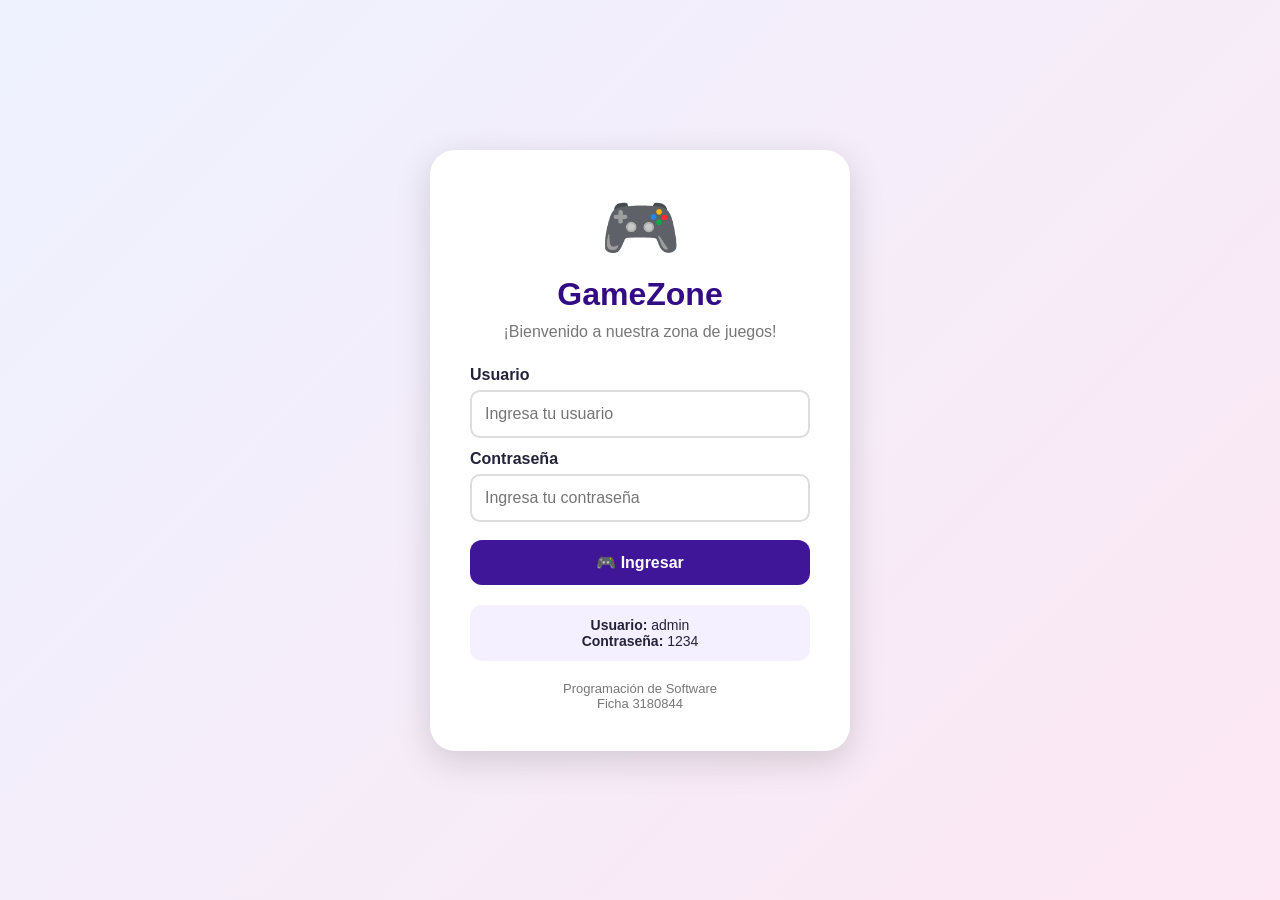
<file: index.html>
<!DOCTYPE html>
<html lang="es">
<head>
    <meta charset="UTF-8">
    <meta name="viewport" content="width=device-width, initial-scale=1.0">
    <title>GameZone - Login</title>
    <link rel="stylesheet" href="style.css">
</head>

<body class="login-body">

    <div class="login-container">

        <div class="login-icon">🎮</div>

        <h1>GameZone</h1>

        <p class="login-subtitle">
            ¡Bienvenido a nuestra zona de juegos!
        </p>

        <form id="loginForm">

            <label for="usuario">Usuario</label>

            <input 
                type="text" 
                id="usuario" 
                placeholder="Ingresa tu usuario"
                required
            >

            <label for="password">Contraseña</label>

            <input 
                type="password" 
                id="password" 
                placeholder="Ingresa tu contraseña"
                required
            >

            <button type="submit" class="btn-principal">
                🎮 Ingresar
            </button>

            <p id="mensajeError" class="error"></p>

        </form>

        <div class="datos-login">
            <p><strong>Usuario:</strong> admin</p>
            <p><strong>Contraseña:</strong> 1234</p>
        </div>

        <p class="sena-text">
            Programación de Software<br>
            Ficha 3180844
        </p>

    </div>

    <script>
        document.getElementById("loginForm").addEventListener("submit", function(event) {

            event.preventDefault();

            let usuario = document.getElementById("usuario").value.trim();
            let password = document.getElementById("password").value;
            let mensaje = document.getElementById("mensajeError");

            if (usuario === "admin" && password === "1234") {

                // Obtener el número actual de personas
                let visitas = localStorage.getItem("visitas");

                if (visitas === null) {
                    visitas = 0;
                }

                // Aumentar una persona
                visitas++;

                // Guardar el nuevo número
                localStorage.setItem("visitas", visitas);

                // Entrar al dashboard
                window.location.href = "dashboard.html";

            } else {

                mensaje.textContent = "❌ Usuario o contraseña incorrectos.";

            }

        });
    </script>

</body>
</html>
</file>
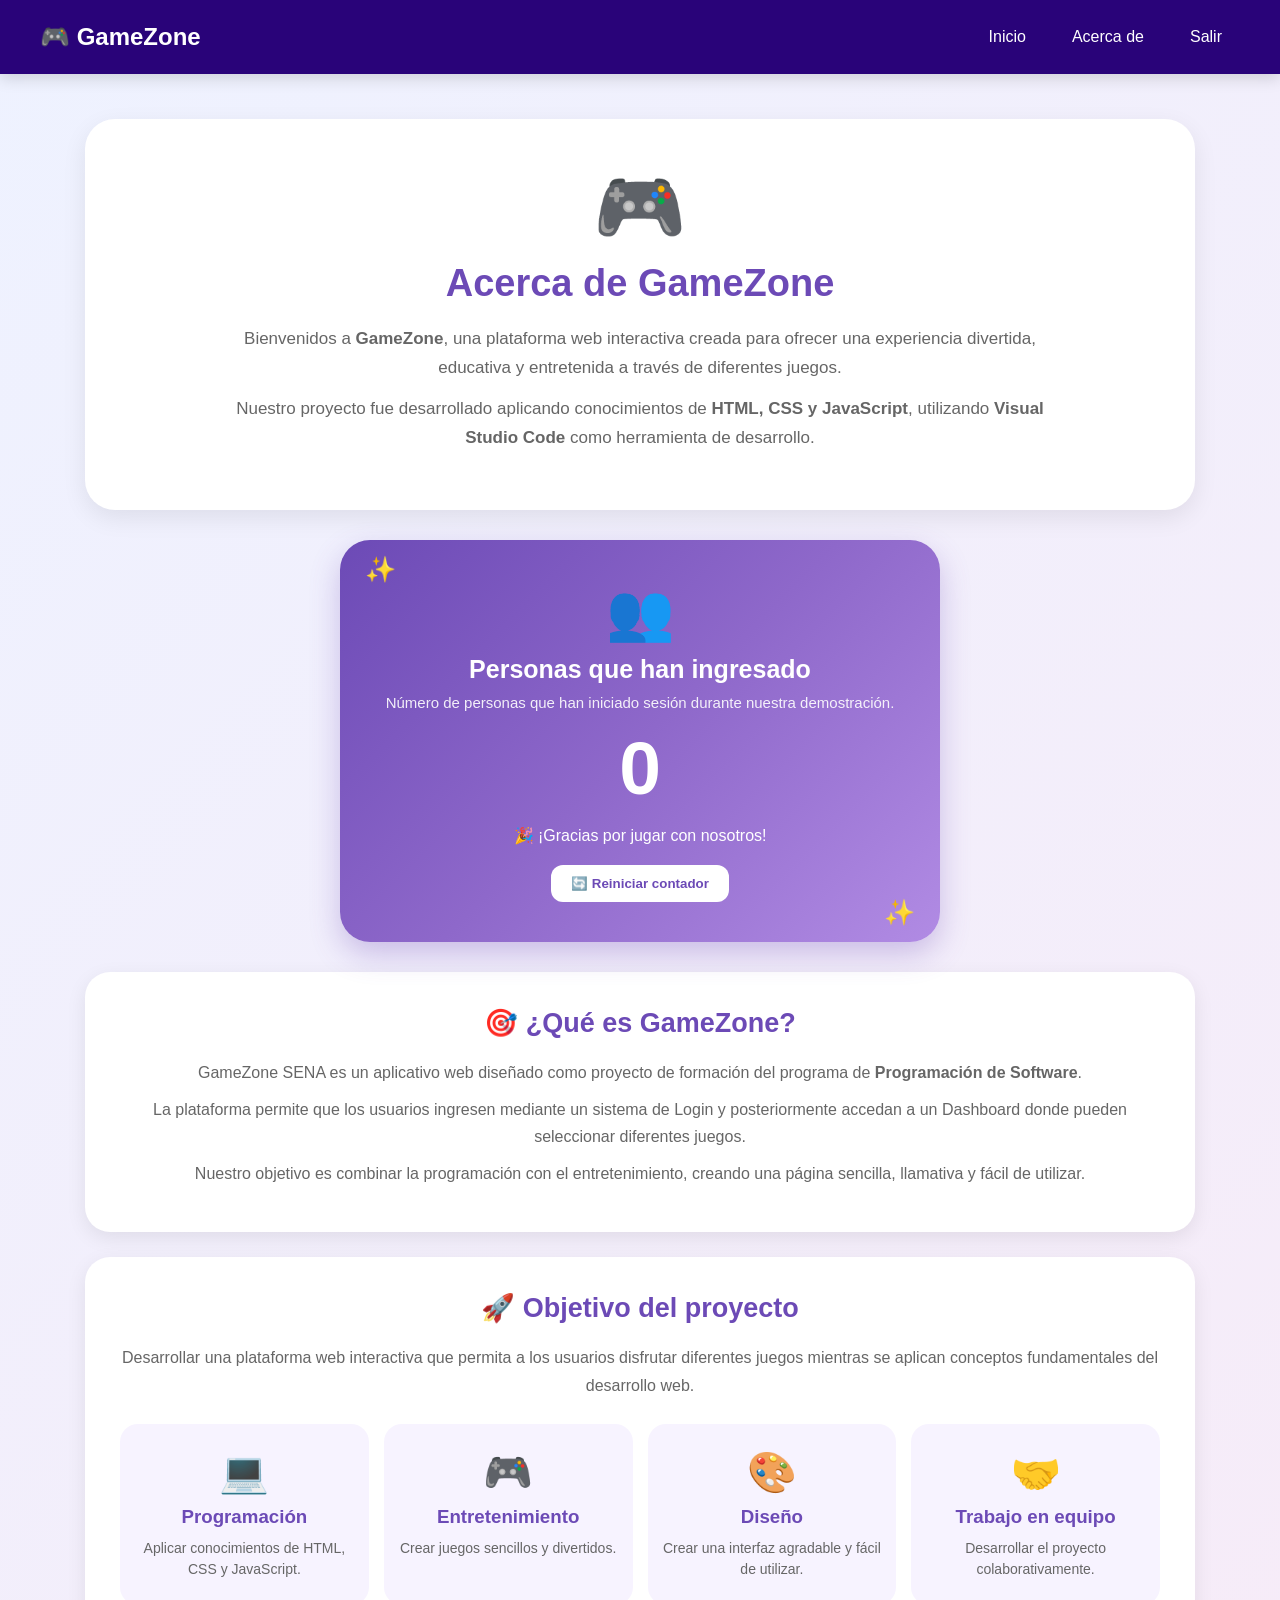
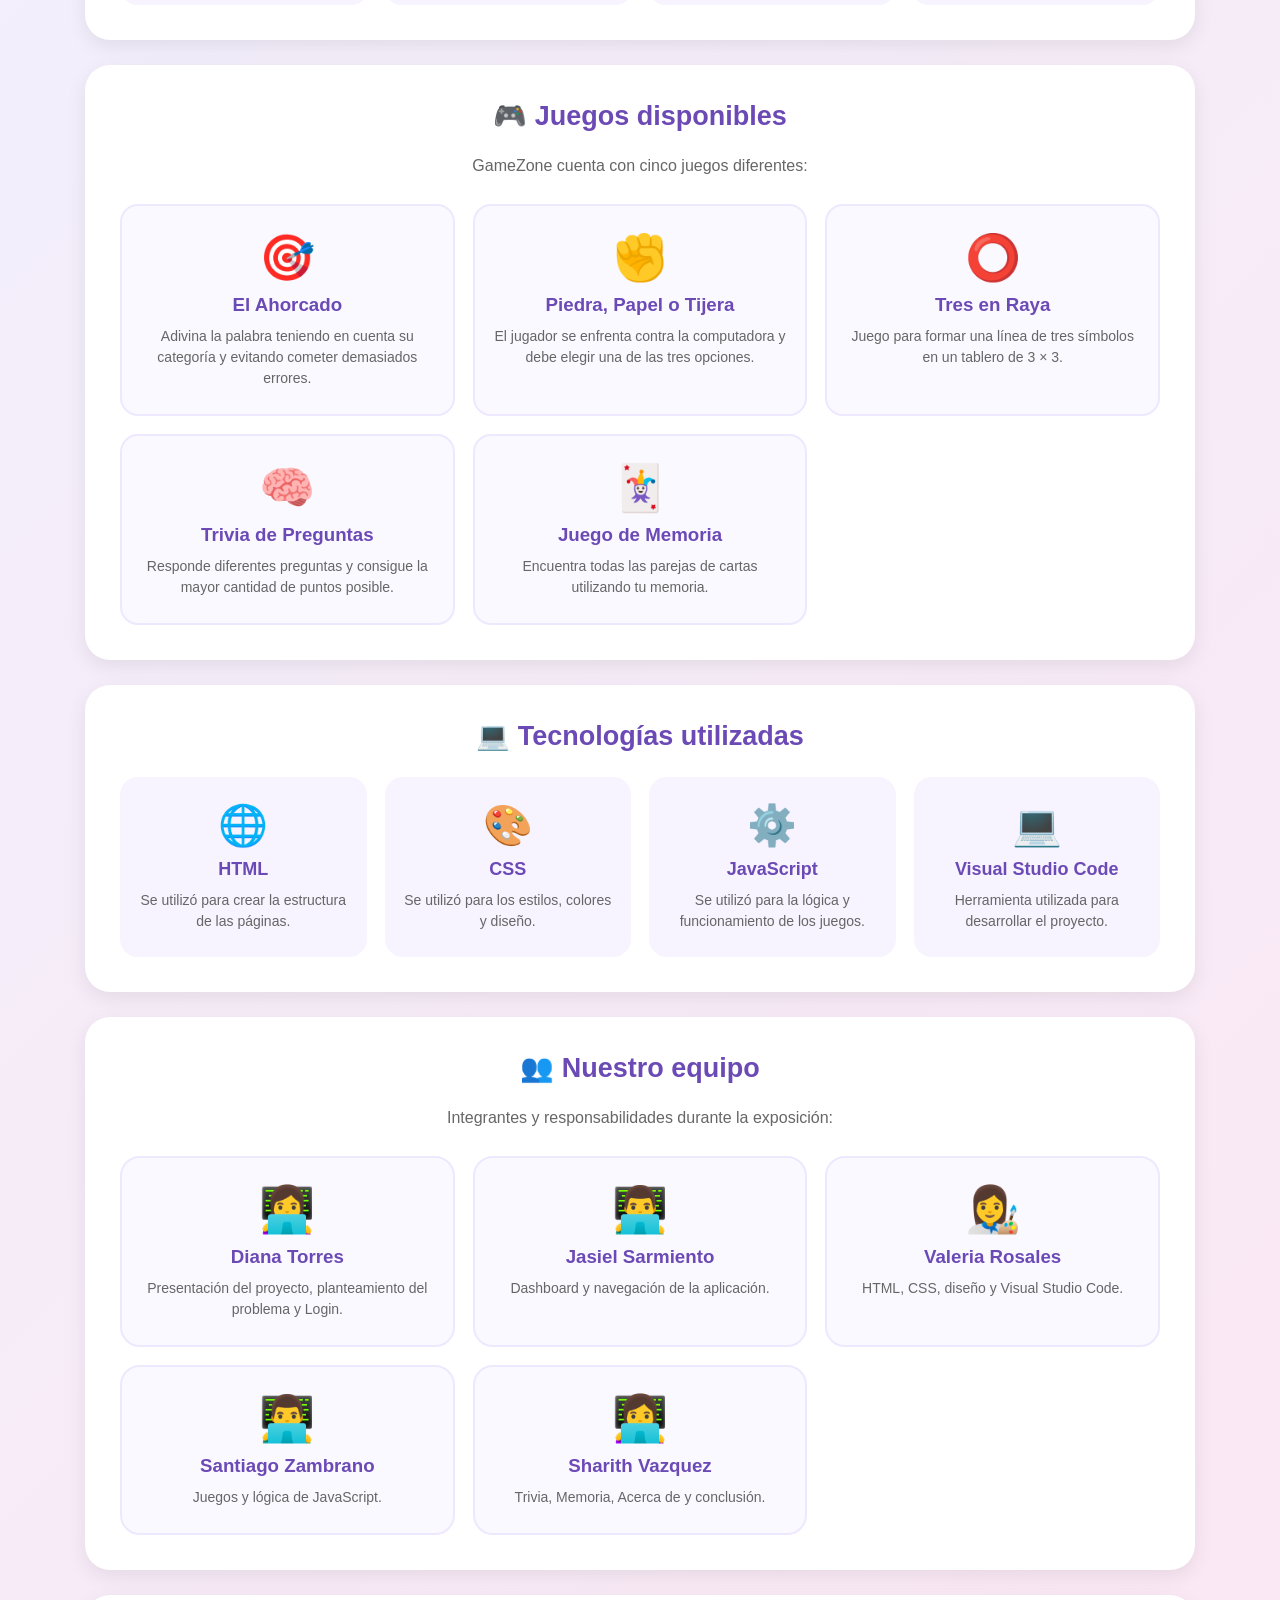
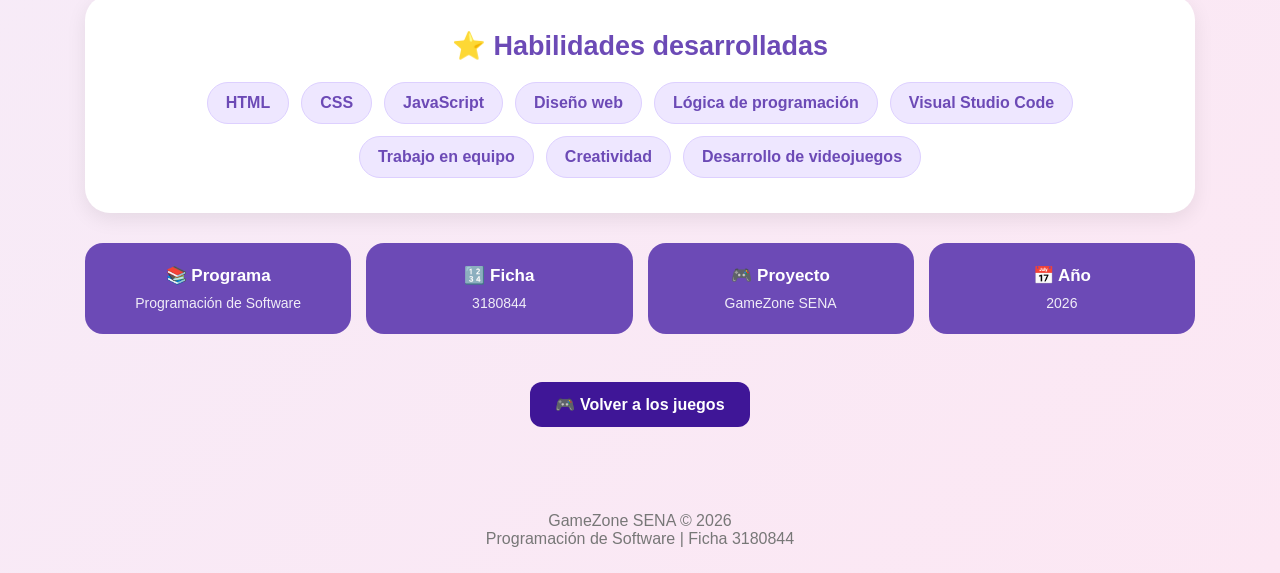
<file: acerca.html>
<!DOCTYPE html>
<html lang="es">
<head>
    <meta charset="UTF-8">
    <meta name="viewport" content="width=device-width, initial-scale=1.0">

    <title>Acerca de - GameZone </title>

    <link rel="stylesheet" href="style.css">
</head>

<body>

    <!-- ================= HEADER ================= -->

    <header class="header">

        <div class="logo">
            🎮 GameZone
        </div>

        <nav>
            <a href="dashboard.html">Inicio</a>
            <a href="acerca.html">Acerca de</a>
            <a href="index.html">Salir</a>
        </nav>

    </header>


    <!-- ================= CONTENIDO ================= -->

    <main class="acerca">

        <!-- PRESENTACIÓN -->

        <section class="acerca-hero">

            <div class="acerca-icono">
                🎮
            </div>

            <h1>Acerca de GameZone</h1>

            <p>
                Bienvenidos a <strong>GameZone</strong>, una plataforma
                web interactiva creada para ofrecer una experiencia divertida,
                educativa y entretenida a través de diferentes juegos.
            </p>

            <p>
                Nuestro proyecto fue desarrollado aplicando conocimientos de
                <strong>HTML, CSS y JavaScript</strong>, utilizando
                <strong>Visual Studio Code</strong> como herramienta de desarrollo.
            </p>

        </section>


        <!-- ================= CONTADOR ================= -->

        <section class="contador-visitas">

            <div class="contador-icono">
                👥
            </div>

            <h2>Personas que han ingresado</h2>

            <p class="contador-descripcion">
                Número de personas que han iniciado sesión
                durante nuestra demostración.
            </p>

            <div id="numeroVisitas">
                0
            </div>

            <p class="contador-final">
                🎉 ¡Gracias por jugar con nosotros!
            </p>

            <!-- BOTÓN PARA REINICIAR -->

            <button
                class="btn-reiniciar"
                onclick="reiniciarContador()">

                🔄 Reiniciar contador

            </button>

        </section>


        <!-- ================= INFORMACIÓN DEL PROYECTO ================= -->

        <section class="info-section">

            <h2>🎯 ¿Qué es GameZone?</h2>

            <p>
                GameZone SENA es un aplicativo web diseñado como proyecto
                de formación del programa de <strong>Programación de Software</strong>.
            </p>

            <p>
                La plataforma permite que los usuarios ingresen mediante
                un sistema de Login y posteriormente accedan a un Dashboard
                donde pueden seleccionar diferentes juegos.
            </p>

            <p>
                Nuestro objetivo es combinar la programación con el
                entretenimiento, creando una página sencilla, llamativa
                y fácil de utilizar.
            </p>

        </section>


        <!-- ================= OBJETIVO ================= -->

        <section class="info-section">

            <h2>🚀 Objetivo del proyecto</h2>

            <p>
                Desarrollar una plataforma web interactiva que permita a
                los usuarios disfrutar diferentes juegos mientras se
                aplican conceptos fundamentales del desarrollo web.
            </p>

            <div class="objetivos-grid">

                <div class="objetivo-card">
                    <span>💻</span>
                    <h3>Programación</h3>
                    <p>
                        Aplicar conocimientos de HTML, CSS y JavaScript.
                    </p>
                </div>

                <div class="objetivo-card">
                    <span>🎮</span>
                    <h3>Entretenimiento</h3>
                    <p>
                        Crear juegos sencillos y divertidos.
                    </p>
                </div>

                <div class="objetivo-card">
                    <span>🎨</span>
                    <h3>Diseño</h3>
                    <p>
                        Crear una interfaz agradable y fácil de utilizar.
                    </p>
                </div>

                <div class="objetivo-card">
                    <span>🤝</span>
                    <h3>Trabajo en equipo</h3>
                    <p>
                        Desarrollar el proyecto colaborativamente.
                    </p>
                </div>

            </div>

        </section>


        <!-- ================= JUEGOS ================= -->

        <section class="info-section">

            <h2>🎮 Juegos disponibles</h2>

            <p class="texto-centro">
                GameZone cuenta con cinco juegos diferentes:
            </p>

            <div class="juegos-info">

                <div class="juego-info-card">
                    <span>🎯</span>
                    <h3>El Ahorcado</h3>
                    <p>
                        Adivina la palabra teniendo en cuenta su categoría
                        y evitando cometer demasiados errores.
                    </p>
                </div>

                <div class="juego-info-card">
                    <span>✊</span>
                    <h3>Piedra, Papel o Tijera</h3>
                    <p>
                        El jugador se enfrenta contra la computadora
                        y debe elegir una de las tres opciones.
                    </p>
                </div>

                <div class="juego-info-card">
                    <span>⭕</span>
                    <h3>Tres en Raya</h3>
                    <p>
                        Juego para formar una línea de tres símbolos
                        en un tablero de 3 × 3.
                    </p>
                </div>

                <div class="juego-info-card">
                    <span>🧠</span>
                    <h3>Trivia de Preguntas</h3>
                    <p>
                        Responde diferentes preguntas y consigue
                        la mayor cantidad de puntos posible.
                    </p>
                </div>

                <div class="juego-info-card">
                    <span>🃏</span>
                    <h3>Juego de Memoria</h3>
                    <p>
                        Encuentra todas las parejas de cartas
                        utilizando tu memoria.
                    </p>
                </div>

            </div>

        </section>


        <!-- ================= TECNOLOGÍAS ================= -->

        <section class="info-section">

            <h2>💻 Tecnologías utilizadas</h2>

            <div class="tecnologias">

                <div>
                    <span>🌐</span>
                    <strong>HTML</strong>
                    <p>
                        Se utilizó para crear la estructura
                        de las páginas.
                    </p>
                </div>

                <div>
                    <span>🎨</span>
                    <strong>CSS</strong>
                    <p>
                        Se utilizó para los estilos,
                        colores y diseño.
                    </p>
                </div>

                <div>
                    <span>⚙️</span>
                    <strong>JavaScript</strong>
                    <p>
                        Se utilizó para la lógica
                        y funcionamiento de los juegos.
                    </p>
                </div>

                <div>
                    <span>💻</span>
                    <strong>Visual Studio Code</strong>
                    <p>
                        Herramienta utilizada para
                        desarrollar el proyecto.
                    </p>
                </div>

            </div>

        </section>


        <!-- ================= INTEGRANTES ================= -->

        <section class="info-section">

            <h2>👥 Nuestro equipo</h2>

            <p class="texto-centro">
                Integrantes y responsabilidades durante la exposición:
            </p>

            <div class="integrantes">

                <div class="integrante">
                    <div class="integrante-icono">👩‍💻</div>

                    <h3>Diana Torres</h3>

                    <p>
                        Presentación del proyecto,
                        planteamiento del problema y Login.
                    </p>
                </div>


                <div class="integrante">
                    <div class="integrante-icono">👨‍💻</div>

                    <h3>Jasiel Sarmiento</h3>

                    <p>
                        Dashboard y navegación
                        de la aplicación.
                    </p>
                </div>


                <div class="integrante">
                    <div class="integrante-icono">👩‍🎨</div>

                    <h3>Valeria Rosales</h3>

                    <p>
                        HTML, CSS, diseño y
                        Visual Studio Code.
                    </p>
                </div>


                <div class="integrante">
                    <div class="integrante-icono">👨‍💻</div>

                    <h3>Santiago Zambrano</h3>

                    <p>
                        Juegos y lógica
                        de JavaScript.
                    </p>
                </div>


                <div class="integrante">
                    <div class="integrante-icono">👩‍💻</div>

                    <h3>Sharith Vazquez</h3>

                    <p>
                        Trivia, Memoria,
                        Acerca de y conclusión.
                    </p>
                </div>

            </div>

        </section>


        <!-- ================= HABILIDADES ================= -->

        <section class="info-section">

            <h2>⭐ Habilidades desarrolladas</h2>

            <div class="habilidades">

                <span>HTML</span>
                <span>CSS</span>
                <span>JavaScript</span>
                <span>Diseño web</span>
                <span>Lógica de programación</span>
                <span>Visual Studio Code</span>
                <span>Trabajo en equipo</span>
                <span>Creatividad</span>
                <span>Desarrollo de videojuegos</span>

            </div>

        </section>


        <!-- ================= DATOS ================= -->

        <section class="datos-proyecto">

            <div>
                <strong>📚 Programa</strong>
                <span>Programación de Software</span>
            </div>

            <div>
                <strong>🔢 Ficha</strong>
                <span>3180844</span>
            </div>

            <div>
                <strong>🎮 Proyecto</strong>
                <span>GameZone SENA</span>
            </div>

            <div>
                <strong>📅 Año</strong>
                <span>2026</span>
            </div>

        </section>


        <!-- VOLVER -->

        <a href="dashboard.html" class="btn-principal">
            🎮 Volver a los juegos
        </a>

    </main>


    <!-- ================= FOOTER ================= -->

    <footer>

        GameZone SENA © 2026

        <br>

        Programación de Software | Ficha 3180844

    </footer>


    <!-- ================= JAVASCRIPT DEL CONTADOR ================= -->

    <script>

        function mostrarContador() {

            let visitas = localStorage.getItem("visitas");

            if (visitas === null) {
                visitas = 0;
            }

            document.getElementById("numeroVisitas").textContent = visitas;

        }


        function reiniciarContador() {

            let confirmar = confirm(
                "¿Estás segura de que quieres reiniciar el contador?"
            );

            if (confirmar) {

                localStorage.setItem("visitas", 0);

                mostrarContador();

                alert("✅ El contador ha sido reiniciado.");

            }

        }


        // Mostrar el número al abrir Acerca de
        mostrarContador();

    </script>

</body>
</html>
</file>
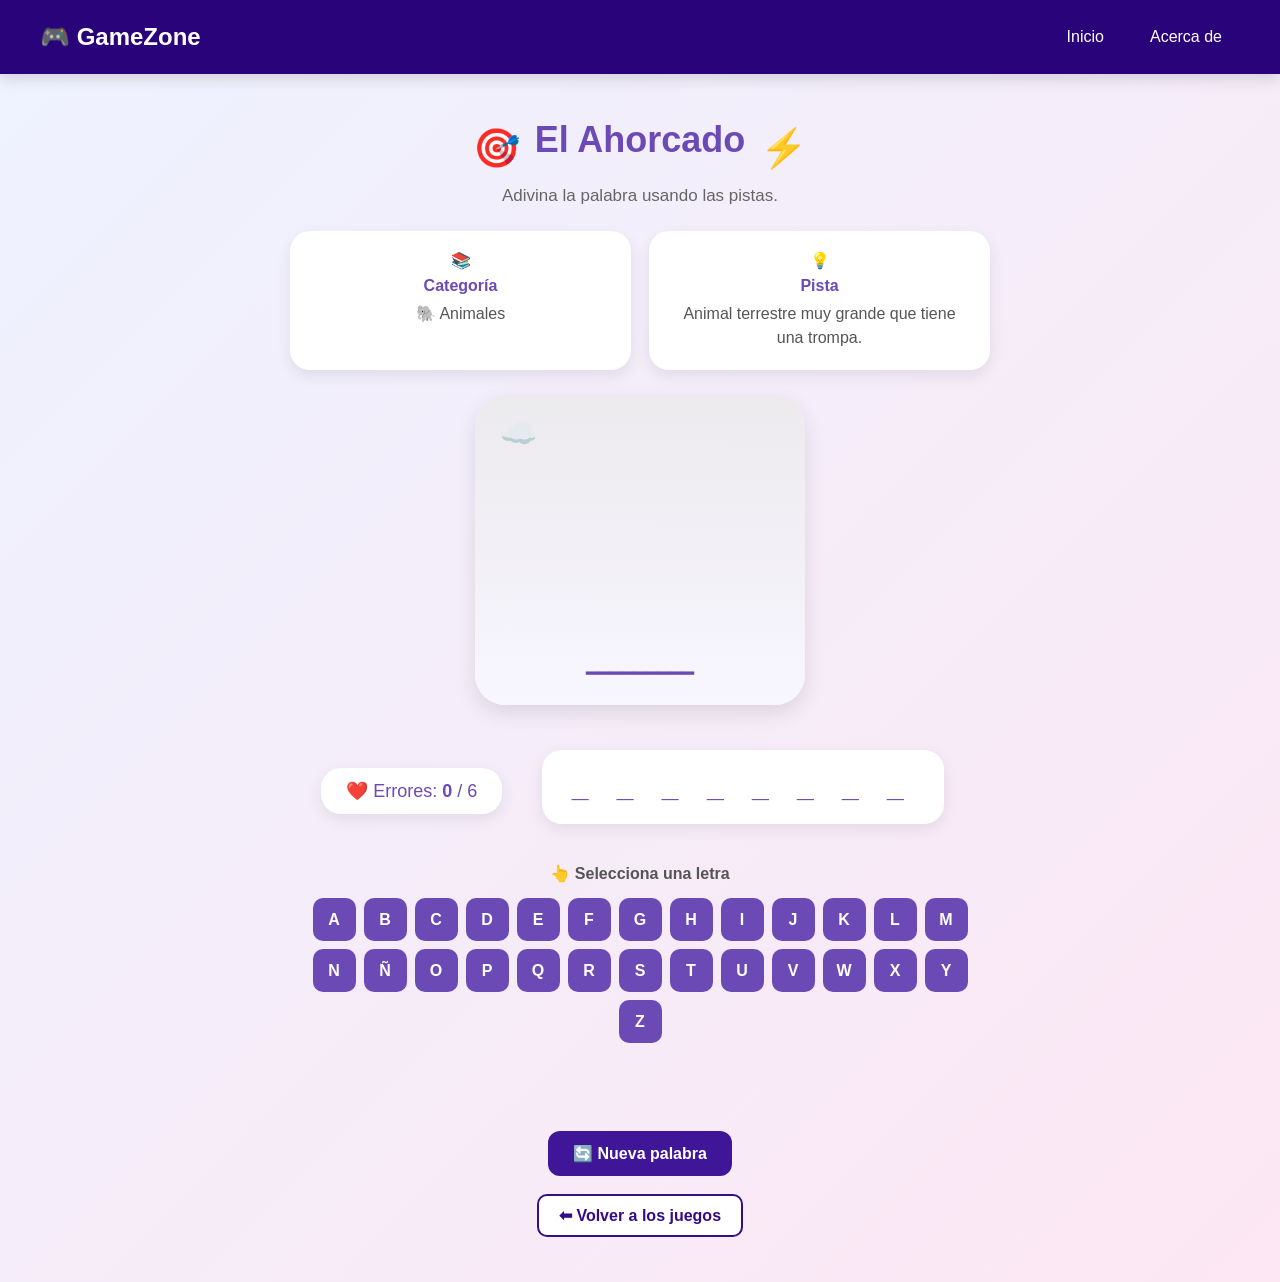
<file: ahorcado.html>
<!DOCTYPE html>
<html lang="es">

<head>

    <meta charset="UTF-8">
    <meta name="viewport" content="width=device-width, initial-scale=1.0">

    <title>El Ahorcado - GameZone</title>

    <link rel="stylesheet" href="style.css">

</head>


<body>


<header class="header">

    <div class="logo">
        🎮 GameZone
    </div>

    <nav>

        <a href="dashboard.html">
            Inicio
        </a>

        <a href="acerca.html">
            Acerca de
        </a>

    </nav>

</header>


<main class="game-page ahorcado-page">


    <div class="titulo-juego">

        <span>🎯</span>

        <h1>El Ahorcado</h1>

        <span>⚡</span>

    </div>


    <p class="subtitulo-ahorcado">

        Adivina la palabra usando las pistas.

    </p>


    <!-- INFORMACIÓN -->

    <div class="ayuda-ahorcado">

        <div>

            📚

            <strong>Categoría</strong>

            <span id="categoria">
                Tecnología
            </span>

        </div>


        <div>

            💡

            <strong>Pista</strong>

            <span id="pista">
                Pista
            </span>

        </div>

    </div>



    <!-- PERSONAJE -->

    <div class="personaje-ahorcado">

        <div class="nube">
            ☁️
        </div>


        <div id="parte1"
             class="parte-personaje cabeza">

            😐

        </div>


        <div id="parte2"
             class="parte-personaje cuerpo">

            👕
            
        </div>


        <div id="parte3"
             class="parte-personaje brazo-izq">

            💪

        </div>


        <div id="parte4"
             class="parte-personaje brazo-der">

            💪

        </div>


        <div id="parte5"
             class="parte-personaje pierna-izq">

            🦵

        </div>


        <div id="parte6"
             class="parte-personaje pierna-der">

            🦵

        </div>


        <div class="suelo">

            ━━━━━━━━━

        </div>

    </div>



    <!-- ERRORES -->

    <div class="errores-ahorcado">

        ❤️ Errores:

        <strong id="errores">
            0
        </strong>

        / 6

    </div>



    <!-- PALABRA -->

    <div id="palabra"
         class="palabra-ahorcado">

    </div>


    <p class="elige-letra">

        👆 Selecciona una letra

    </p>



    <!-- LETRAS -->

    <div id="letras"
         class="letras letras-bonitas">

    </div>



    <!-- MENSAJE -->

    <div id="mensajeJuego"
         class="mensaje-ahorcado">

    </div>



    <!-- BOTÓN -->

    <button onclick="nuevoJuego()"
            class="btn-principal">

        🔄 Nueva palabra

    </button>


    <br>
    <br>


    <a href="dashboard.html"
       class="btn-secundario">

        ⬅ Volver a los juegos

    </a>


</main>



<script>


const palabras = [

    {
        palabra: "JAVASCRIPT",
        categoria: "💻 Tecnología",
        pista: "Lenguaje utilizado para darle interacción a las páginas web."
    },

    {
        palabra: "COMPUTADOR",
        categoria: "💻 Tecnología",
        pista: "Dispositivo que utilizamos para estudiar, trabajar y jugar."
    },

    {
        palabra: "VIDEOJUEGO",
        categoria: "🎮 Entretenimiento",
        pista: "Juego electrónico que puede jugarse en una consola o computador."
    },

    {
        palabra: "FUTBOL",
        categoria: "⚽ Deportes",
        pista: "Deporte en el que dos equipos intentan marcar goles."
    },

    {
        palabra: "BALONCESTO",
        categoria: "🏀 Deportes",
        pista: "Deporte en el que los jugadores intentan encestar el balón."
    },

    {
        palabra: "MURCIELAGO",
        categoria: "🐾 Animales",
        pista: "Mamífero que puede volar y suele salir durante la noche."
    },

    {
        palabra: "DELFIN",
        categoria: "🐬 Animales",
        pista: "Animal marino conocido por ser muy inteligente."
    },

    {
        palabra: "ELEFANTE",
        categoria: "🐘 Animales",
        pista: "Animal terrestre muy grande que tiene una trompa."
    },

    {
        palabra: "VOLCAN",
        categoria: "🌋 Naturaleza",
        pista: "Puede expulsar lava, cenizas y gases."
    },

    {
        palabra: "ARCOIRIS",
        categoria: "🌈 Naturaleza",
        pista: "Fenómeno que puede aparecer en el cielo después de la lluvia."
    },

    {
        palabra: "PLANETA",
        categoria: "🚀 Espacio",
        pista: "Cuerpo celeste que gira alrededor de una estrella."
    },

    {
        palabra: "ASTRONAUTA",
        categoria: "🚀 Espacio",
        pista: "Persona preparada para viajar al espacio."
    },

    {
        palabra: "MUSICA",
        categoria: "🎵 Arte",
        pista: "Puede escucharse con instrumentos o mediante la voz."
    },

    {
        palabra: "PELICULA",
        categoria: "🎬 Entretenimiento",
        pista: "Historia que podemos ver en una pantalla."
    },

    {
        palabra: "AMISTAD",
        categoria: "❤️ Valores",
        pista: "Relación entre personas que se tienen cariño y confianza."
    }

];


let palabraActual;

let letrasCorrectas = [];

let errores = 0;



function nuevoJuego() {


    const seleccion =
        palabras[Math.floor(Math.random() * palabras.length)];


    palabraActual =
        seleccion.palabra;


    letrasCorrectas = [];


    errores = 0;


    document.getElementById("categoria").textContent =
        seleccion.categoria;


    document.getElementById("pista").textContent =
        seleccion.pista;


    document.getElementById("errores").textContent =
        "0";


    document.getElementById("mensajeJuego").textContent =
        "";


    for (let i = 1; i <= 6; i++) {

        document.getElementById("parte" + i)
            .style.display = "none";

    }


    crearLetras();

    mostrarPalabra();

}



function mostrarPalabra() {


    let resultado = "";


    for (let letra of palabraActual) {


        if (letrasCorrectas.includes(letra)) {

            resultado += letra + " ";

        } else {

            resultado += "_ ";

        }

    }


    document.getElementById("palabra").textContent =
        resultado;


    if (!resultado.includes("_")) {


        document.getElementById("mensajeJuego").textContent =
            "🎉 ¡GANASTE! ¡Muy bien!";


        desactivarLetras();

    }

}



function crearLetras() {


    const contenedor =
        document.getElementById("letras");


    contenedor.innerHTML = "";


    const letras =
        "ABCDEFGHIJKLMNÑOPQRSTUVWXYZ";


    for (let letra of letras) {


        const boton =
            document.createElement("button");


        boton.textContent =
            letra;


        boton.onclick = function() {

            comprobarLetra(letra, boton);

        };


        contenedor.appendChild(boton);

    }

}



function comprobarLetra(letra, boton) {


    boton.disabled = true;


    if (palabraActual.includes(letra)) {


        letrasCorrectas.push(letra);


        boton.classList.add(
            "letra-correcta"
        );


        mostrarPalabra();


    } else {


        boton.classList.add(
            "letra-incorrecta"
        );


        errores++;


        document.getElementById("errores").textContent =
            errores;


        document.getElementById("parte" + errores)
            .style.display = "block";


        if (errores >= 6) {


            document.getElementById("mensajeJuego").textContent =
                "💡 La palabra era: " +
                palabraActual +
                ". ¡Inténtalo otra vez!";


            desactivarLetras();

        }

    }

}



function desactivarLetras() {


    const botones =
        document.querySelectorAll(
            "#letras button"
        );


    botones.forEach(function(boton) {

        boton.disabled = true;

    });

}


nuevoJuego();

</script>


</body>

</html>
</file>
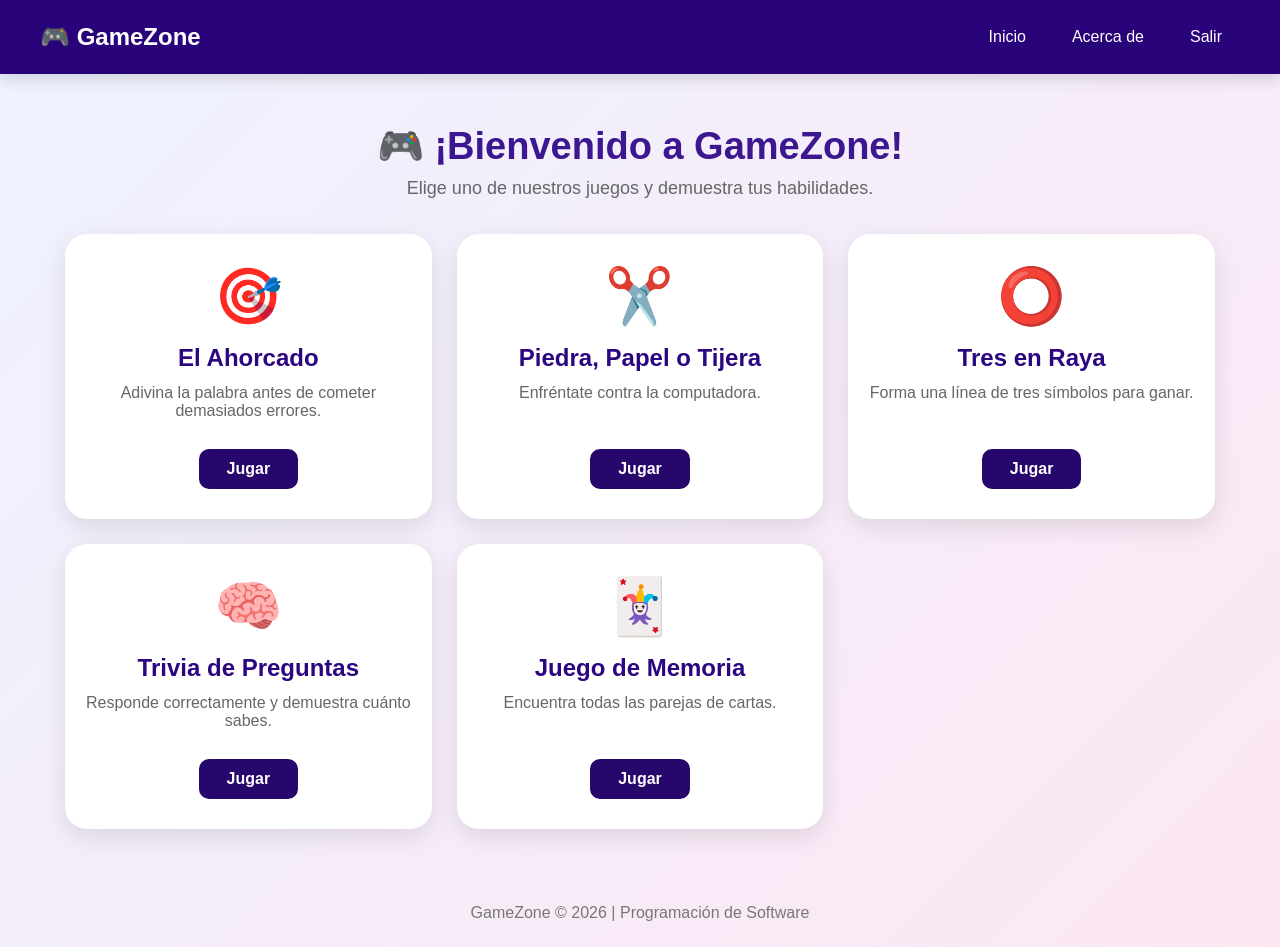
<file: dashboard.html>
<!DOCTYPE html>
<html lang="es">
<head>
    <meta charset="UTF-8">
    <meta name="viewport" content="width=device-width, initial-scale=1.0">
    <title>GameZone - Inicio</title>
    <link rel="stylesheet" href="style.css">
</head>

<body>

    <header class="header">

        <div class="logo">
            🎮 GameZone
        </div>

        <nav>
            <a href="dashboard.html">Inicio</a>
            <a href="acerca.html">Acerca de</a>
            <a href="index.html" onclick="cerrarSesion()">Salir</a>
        </nav>

    </header>

    <main class="dashboard">

        <h1>🎮 ¡Bienvenido a GameZone!</h1>

        <p class="descripcion">
            Elige uno de nuestros juegos y demuestra tus habilidades.
        </p>

        <div class="games-container">

            <!-- AHORCADO -->
            <div class="game-card">

                <div class="game-emoji">🎯</div>

                <h2>El Ahorcado</h2>

                <p>
                    Adivina la palabra antes de cometer demasiados errores.
                </p>

                <a href="ahorcado.html" class="btn-jugar">
                    Jugar
                </a>

            </div>


            <!-- PIEDRA PAPEL TIJERA -->
            <div class="game-card">

                <div class="game-emoji">✂️</div>

                <h2>Piedra, Papel o Tijera</h2>

                <p>
                    Enfréntate contra la computadora.
                </p>

                <a href="piedra.html" class="btn-jugar">
                    Jugar
                </a>

            </div>


            <!-- TRES EN RAYA -->
            <div class="game-card">

                <div class="game-emoji">⭕</div>

                <h2>Tres en Raya</h2>

                <p>
                    Forma una línea de tres símbolos para ganar.
                </p>

                <a href="tres.html" class="btn-jugar">
                    Jugar
                </a>

            </div>


            <!-- TRIVIA -->
            <div class="game-card">

                <div class="game-emoji">🧠</div>

                <h2>Trivia de Preguntas</h2>

                <p>
                    Responde correctamente y demuestra cuánto sabes.
                </p>

                <a href="trivia.html" class="btn-jugar">
                    Jugar
                </a>

            </div>


            <!-- MEMORIA -->
            <div class="game-card">

                <div class="game-emoji">🃏</div>

                <h2>Juego de Memoria</h2>

                <p>
                    Encuentra todas las parejas de cartas.
                </p>

                <a href="memoria.html" class="btn-jugar">
                    Jugar
                </a>

            </div>

        </div>

    </main>

    <footer>
        GameZone © 2026 | Programación de Software
    </footer>

    <script>
        function cerrarSesion() {
            alert("👋 ¡Gracias por jugar en GameZone!");
        }
    </script>

</body>
</html>
</file>
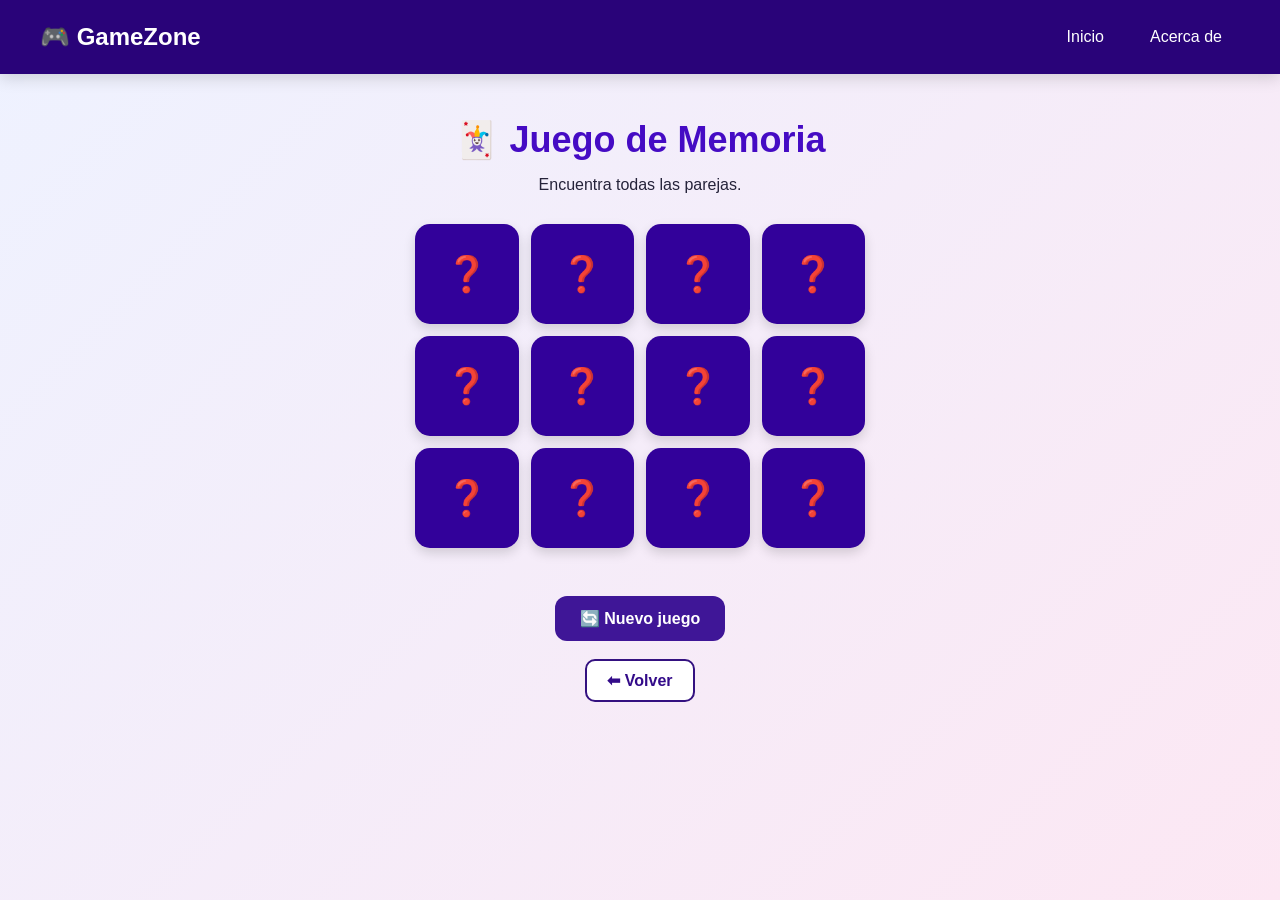
<file: memoria.html>
<!DOCTYPE html>
<html lang="es">
<head>
    <meta charset="UTF-8">
    <meta name="viewport" content="width=device-width, initial-scale=1.0">
    <title>Juego de Memoria</title>
    <link rel="stylesheet" href="style.css">
</head>

<body>

<header class="header">

    <div class="logo">🎮 GameZone</div>

    <nav>
        <a href="dashboard.html">Inicio</a>
        <a href="acerca.html">Acerca de</a>
    </nav>

</header>


<main class="game-page">

    <h1>🃏 Juego de Memoria</h1>

    <p>
        Encuentra todas las parejas.
    </p>

    <div id="tableroMemoria" class="tablero-memoria"></div>

    <h2 id="mensajeMemoria"></h2>

    <button onclick="iniciarMemoria()" class="btn-principal">
        🔄 Nuevo juego
    </button>

    <br><br>

    <a href="dashboard.html" class="btn-secundario">
        ⬅ Volver
    </a>

</main>


<script>

const simbolos = [
    "🍀",
    "🌙",
    "🔥",
    "⭐",
    "🌊",
    "🍎"
];


let cartas = [];
let primeraCarta = null;
let segundaCarta = null;
let bloqueo = false;
let parejas = 0;


function iniciarMemoria(){

    cartas = [
        ...simbolos,
        ...simbolos
    ];


    cartas.sort(() => Math.random() - 0.5);


    primeraCarta = null;
    segundaCarta = null;
    bloqueo = false;
    parejas = 0;


    document.getElementById("mensajeMemoria").textContent =
        "";


    const tablero =
        document.getElementById("tableroMemoria");


    tablero.innerHTML = "";


    cartas.forEach((simbolo, indice) => {

        const carta =
            document.createElement("button");


        carta.className = "carta";

        carta.dataset.simbolo = simbolo;

        carta.dataset.indice = indice;

        carta.textContent = "❓";


        carta.onclick = function(){

            voltearCarta(carta);

        };


        tablero.appendChild(carta);

    });

}


function voltearCarta(carta){

    if(
        bloqueo ||
        carta.classList.contains("volteada") ||
        carta === primeraCarta
    ){

        return;

    }


    carta.textContent =
        carta.dataset.simbolo;

    carta.classList.add("volteada");


    if(!primeraCarta){

        primeraCarta = carta;

        return;

    }


    segundaCarta = carta;

    comprobarPareja();

}


function comprobarPareja(){

    const sonIguales =
        primeraCarta.dataset.simbolo ===
        segundaCarta.dataset.simbolo;


    if(sonIguales){

        parejas++;

        primeraCarta = null;
        segundaCarta = null;


        if(parejas === simbolos.length){

            document.getElementById("mensajeMemoria").textContent =
                "🎉 ¡Ganaste! Encontraste todas las parejas.";

        }

    }

    else{

        bloqueo = true;


        setTimeout(() => {

            primeraCarta.textContent = "❓";
            segundaCarta.textContent = "❓";


            primeraCarta.classList.remove("volteada");
            segundaCarta.classList.remove("volteada");


            primeraCarta = null;
            segundaCarta = null;

            bloqueo = false;

        }, 900);

    }

}


iniciarMemoria();

</script>

</body>
</html>
</file>
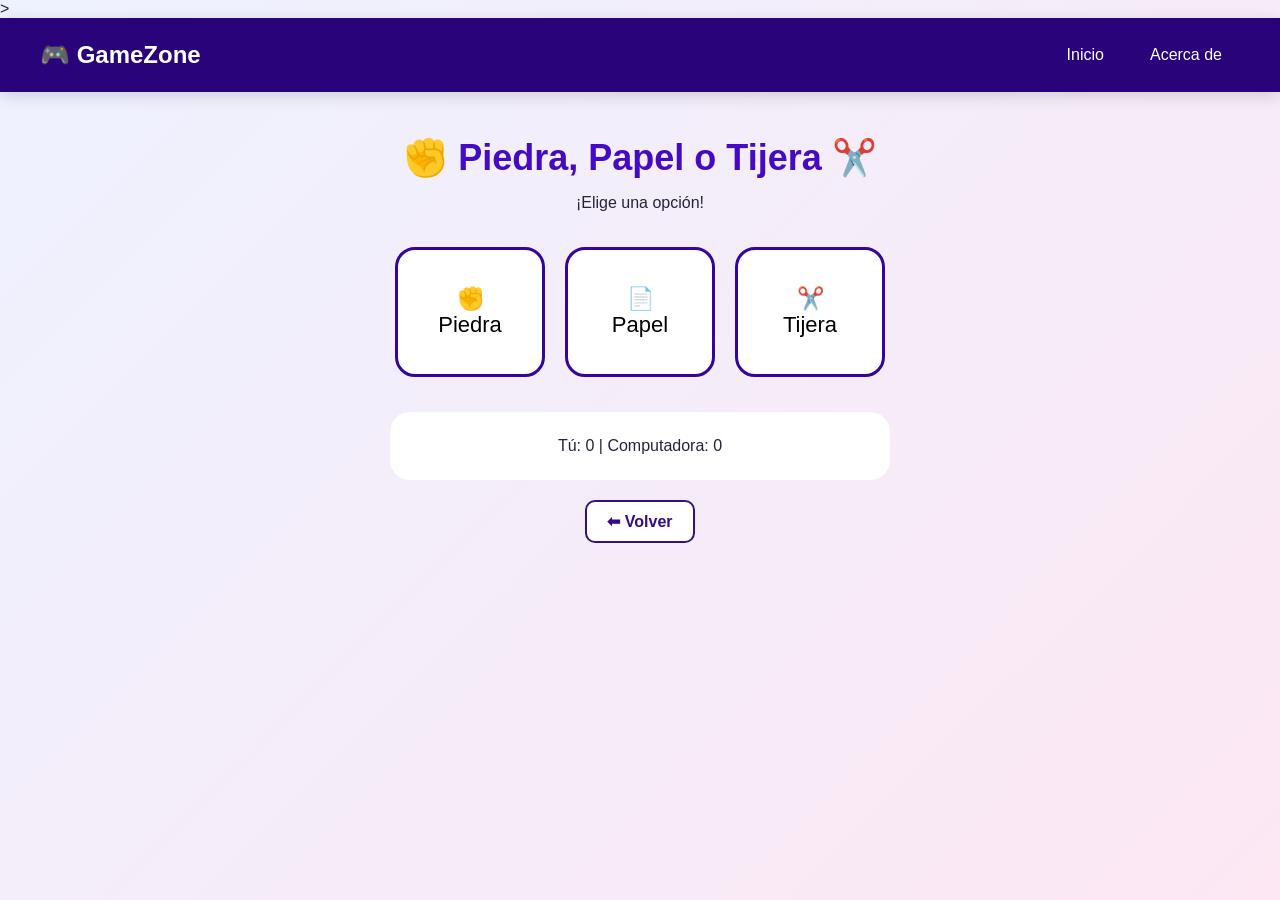
<file: piedra.html>
><!DOCTYPE html>
<html lang="es">
<head>
    <meta charset="UTF-8">
    <meta name="viewport" content="width=device-width, initial-scale=1.0">
    <title>Piedra, Papel o Tijera</title>
    <link rel="stylesheet" href="style.css">
</head>

<body>

<header class="header">

    <div class="logo">🎮 GameZone</div>

    <nav>
        <a href="dashboard.html">Inicio</a>
        <a href="acerca.html">Acerca de</a>
    </nav>

</header>


<main class="game-page">

    <h1>✊ Piedra, Papel o Tijera ✂️</h1>

    <p>¡Elige una opción!</p>

    <div class="opciones-ppt">

        <button onclick="jugar('Piedra')">
            ✊<br>Piedra
        </button>

        <button onclick="jugar('Papel')">
            📄<br>Papel
        </button>

        <button onclick="jugar('Tijera')">
            ✂️<br>Tijera
        </button>

    </div>

    <div class="resultado">

        <p id="jugador"></p>

        <p id="computadora"></p>

        <h2 id="resultadoFinal"></h2>

        <p id="marcador">
            Tú: 0 | Computadora: 0
        </p>

    </div>

    <a href="dashboard.html" class="btn-secundario">
        ⬅ Volver
    </a>

</main>


<script>

let puntosJugador = 0;
let puntosComputadora = 0;


function jugar(eleccionJugador){

    const opciones = [
        "Piedra",
        "Papel",
        "Tijera"
    ];

    const eleccionComputadora =
        opciones[Math.floor(Math.random() * 3)];


    document.getElementById("jugador").textContent =
        "👤 Tú elegiste: " + eleccionJugador;

    document.getElementById("computadora").textContent =
        "🤖 Computadora eligió: " + eleccionComputadora;


    let resultado = "";


    if(eleccionJugador === eleccionComputadora){

        resultado = "🤝 ¡Empate!";

    }

    else if(

        (eleccionJugador === "Piedra" &&
        eleccionComputadora === "Tijera") ||

        (eleccionJugador === "Papel" &&
        eleccionComputadora === "Piedra") ||

        (eleccionJugador === "Tijera" &&
        eleccionComputadora === "Papel")

    ){

        resultado = "🎉 ¡Ganaste!";
        puntosJugador++;

    }

    else{

        resultado = "😢 ¡Ganó la computadora!";
        puntosComputadora++;

    }


    document.getElementById("resultadoFinal").textContent =
        resultado;

    document.getElementById("marcador").textContent =
        "Tú: " + puntosJugador +
        " | Computadora: " + puntosComputadora;

}

</script>

</body>
</html>
</file>
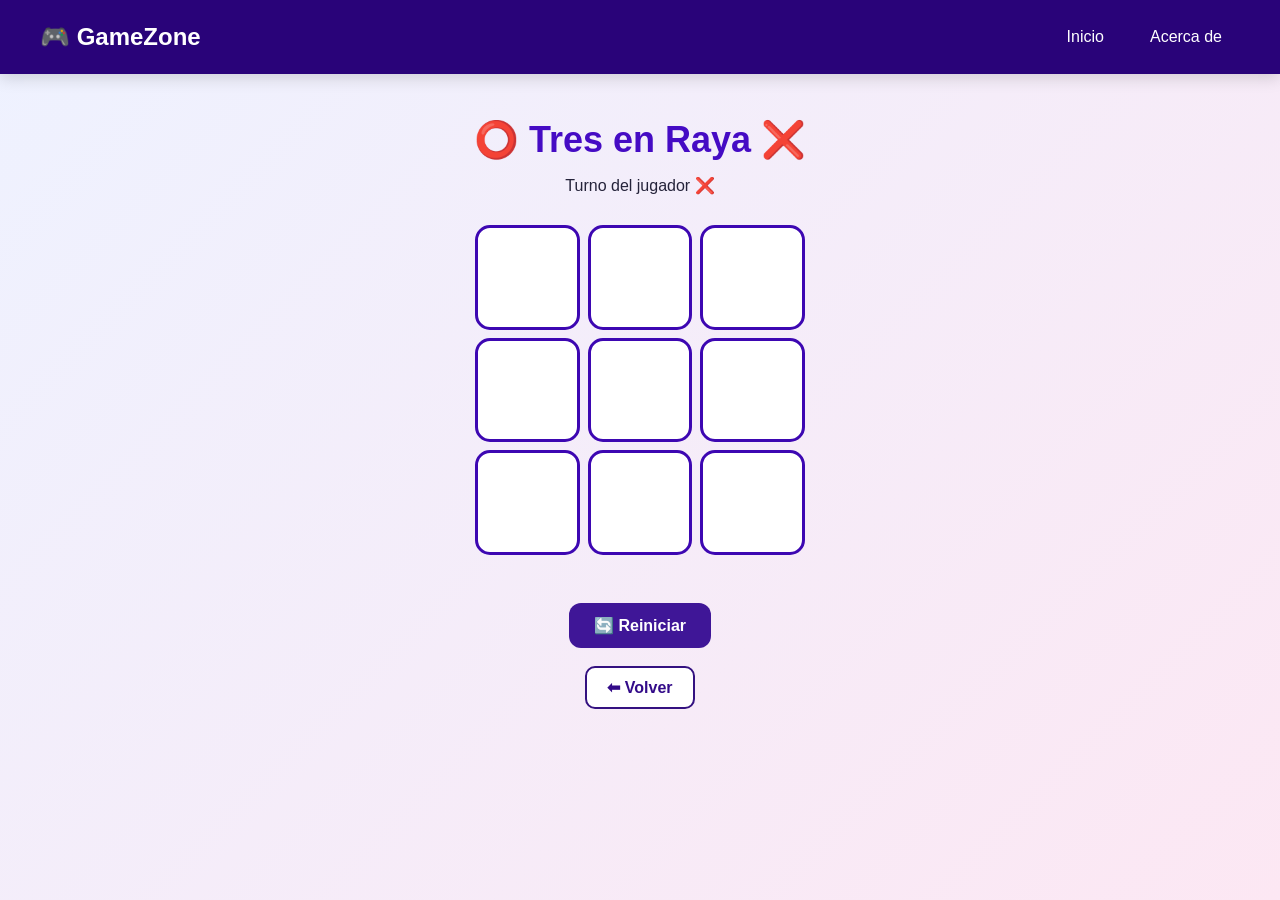
<file: tres.html>
<!DOCTYPE html>
<html lang="es">
<head>
    <meta charset="UTF-8">
    <meta name="viewport" content="width=device-width, initial-scale=1.0">
    <title>Tres en Raya</title>
    <link rel="stylesheet" href="style.css">
</head>

<body>

<header class="header">

    <div class="logo">🎮 GameZone</div>

    <nav>
        <a href="dashboard.html">Inicio</a>
        <a href="acerca.html">Acerca de</a>
    </nav>

</header>


<main class="game-page">

    <h1>⭕ Tres en Raya ❌</h1>

    <p id="turno">
        Turno del jugador ❌
    </p>

    <div class="tablero">

        <button onclick="jugar(0)"></button>
        <button onclick="jugar(1)"></button>
        <button onclick="jugar(2)"></button>

        <button onclick="jugar(3)"></button>
        <button onclick="jugar(4)"></button>
        <button onclick="jugar(5)"></button>

        <button onclick="jugar(6)"></button>
        <button onclick="jugar(7)"></button>
        <button onclick="jugar(8)"></button>

    </div>

    <h2 id="mensaje"></h2>

    <button onclick="reiniciar()" class="btn-principal">
        🔄 Reiniciar
    </button>

    <br><br>

    <a href="dashboard.html" class="btn-secundario">
        ⬅ Volver
    </a>

</main>


<script>

let tablero = [
    "", "", "",
    "", "", "",
    "", "", ""
];

let jugador = "❌";
let terminado = false;


const botones =
    document.querySelectorAll(".tablero button");


function jugar(posicion){

    if(
        tablero[posicion] !== "" ||
        terminado
    ){
        return;
    }


    tablero[posicion] = jugador;

    botones[posicion].textContent = jugador;


    if(verificarGanador()){

        document.getElementById("mensaje").textContent =
            "🎉 ¡Ganó el jugador " + jugador + "!";

        terminado = true;

        return;
    }


    if(!tablero.includes("")){

        document.getElementById("mensaje").textContent =
            "🤝 ¡Empate!";

        terminado = true;

        return;
    }


    jugador =
        jugador === "❌" ? "⭕" : "❌";


    document.getElementById("turno").textContent =
        "Turno del jugador " + jugador;

}


function verificarGanador(){

    const combinaciones = [

        [0,1,2],
        [3,4,5],
        [6,7,8],

        [0,3,6],
        [1,4,7],
        [2,5,8],

        [0,4,8],
        [2,4,6]

    ];


    return combinaciones.some(combinacion => {

        const [a,b,c] = combinacion;

        return tablero[a] !== "" &&
            tablero[a] === tablero[b] &&
            tablero[a] === tablero[c];

    });

}


function reiniciar(){

    tablero = [
        "", "", "",
        "", "", "",
        "", "", ""
    ];

    jugador = "❌";

    terminado = false;


    botones.forEach(boton => {

        boton.textContent = "";

    });


    document.getElementById("turno").textContent =
        "Turno del jugador ❌";

    document.getElementById("mensaje").textContent = "";

}

</script>

</body>
</html>
</file>
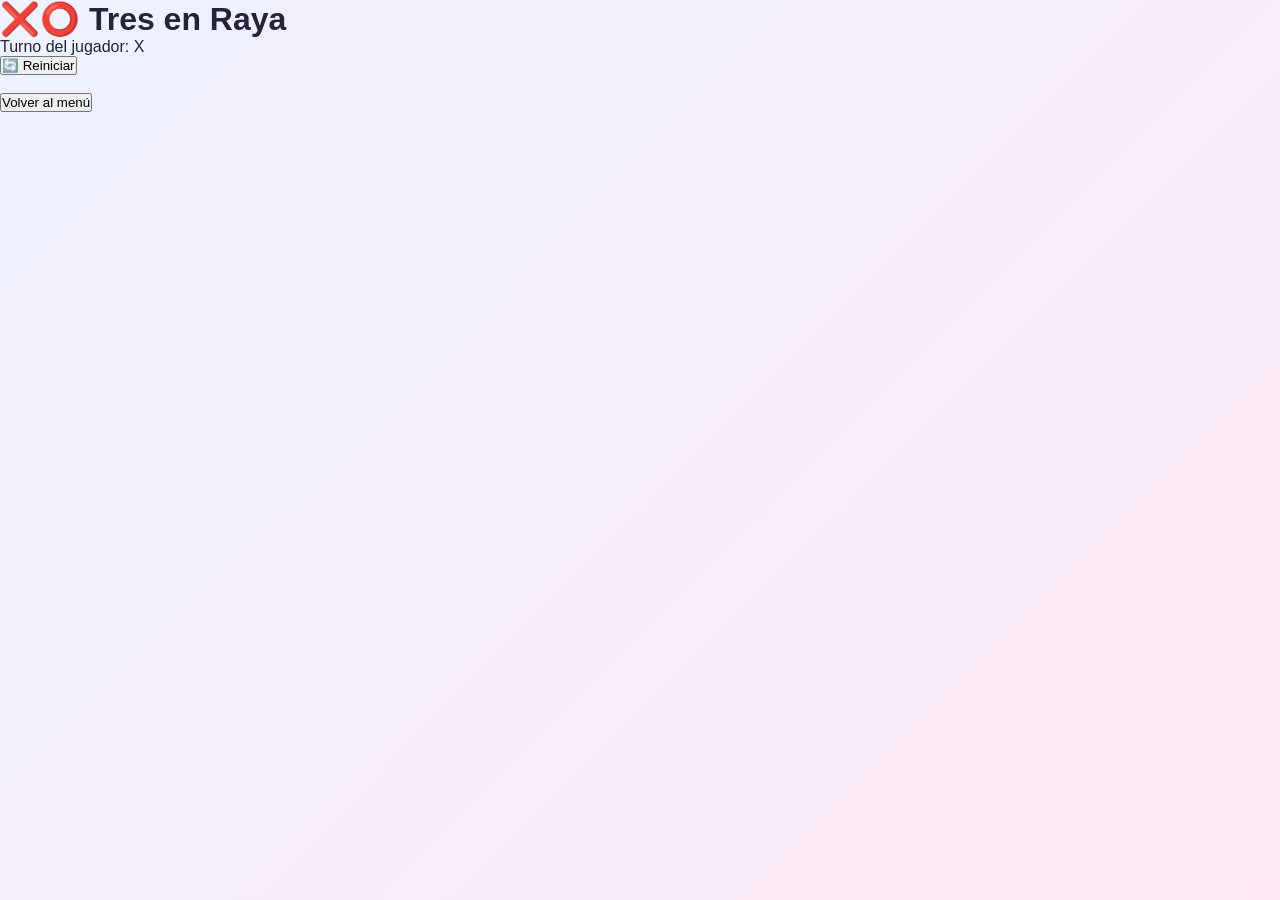
<file: tres_raya.html>
<!DOCTYPE html>
<html lang="es">

<head>

<meta charset="UTF-8">

<title>Tres en Raya</title>

<link rel="stylesheet" href="style.css">

</head>


<body>


<div class="juego-pagina">


<h1>❌⭕ Tres en Raya</h1>


<p>
Turno del jugador:
<span id="turno">X</span>
</p>



<div id="tablero-raya">


<div class="casilla" onclick="jugar(0)"></div>

<div class="casilla" onclick="jugar(1)"></div>

<div class="casilla" onclick="jugar(2)"></div>


<div class="casilla" onclick="jugar(3)"></div>

<div class="casilla" onclick="jugar(4)"></div>

<div class="casilla" onclick="jugar(5)"></div>


<div class="casilla" onclick="jugar(6)"></div>

<div class="casilla" onclick="jugar(7)"></div>

<div class="casilla" onclick="jugar(8)"></div>


</div>



<h2 id="mensajeRaya"></h2>



<button onclick="reiniciar()">

🔄 Reiniciar

</button>



<br><br>


<a href="dashboard.html">

<button>
Volver al menú
</button>

</a>


</div>





<script>


let tablero=[

"",
"",
"",
"",
"",
"",
"",
"",
""

];


let jugador="X";

let activo=true;





function jugar(pos){


if(tablero[pos]=="" && activo){



tablero[pos]=jugador;



document
.getElementsByClassName("casilla")[pos]
.innerHTML=jugador;




if(comprobarGanador()){


document.getElementById("mensajeRaya")
.innerHTML=
"🎉 Ganó el jugador "+jugador;


activo=false;


return;


}




if(tablero.every(c=>c!="")){


document.getElementById("mensajeRaya")
.innerHTML=
"🤝 Empate";


activo=false;


return;


}




jugador=
jugador=="X"?"O":"X";



document.getElementById("turno")
.innerHTML=jugador;


}


}





function comprobarGanador(){


let combinaciones=[


[0,1,2],

[3,4,5],

[6,7,8],


[0,3,6],

[1,4,7],

[2,5,8],


[0,4,8],

[2,4,6]


];



return combinaciones.some(c=>{


return (

tablero[c[0]] &&
tablero[c[0]]==tablero[c[1]] &&
tablero[c[1]]==tablero[c[2]]

);


});


}





function reiniciar(){


tablero=[

"",
"",
"",
"",
"",
"",
"",
"",
""

];


jugador="X";

activo=true;



document
.querySelectorAll(".casilla")
.forEach(c=>c.innerHTML="");



document.getElementById("mensajeRaya")
.innerHTML="";


document.getElementById("turno")
.innerHTML="X";


}



</script>


</body>

</html>
</file>
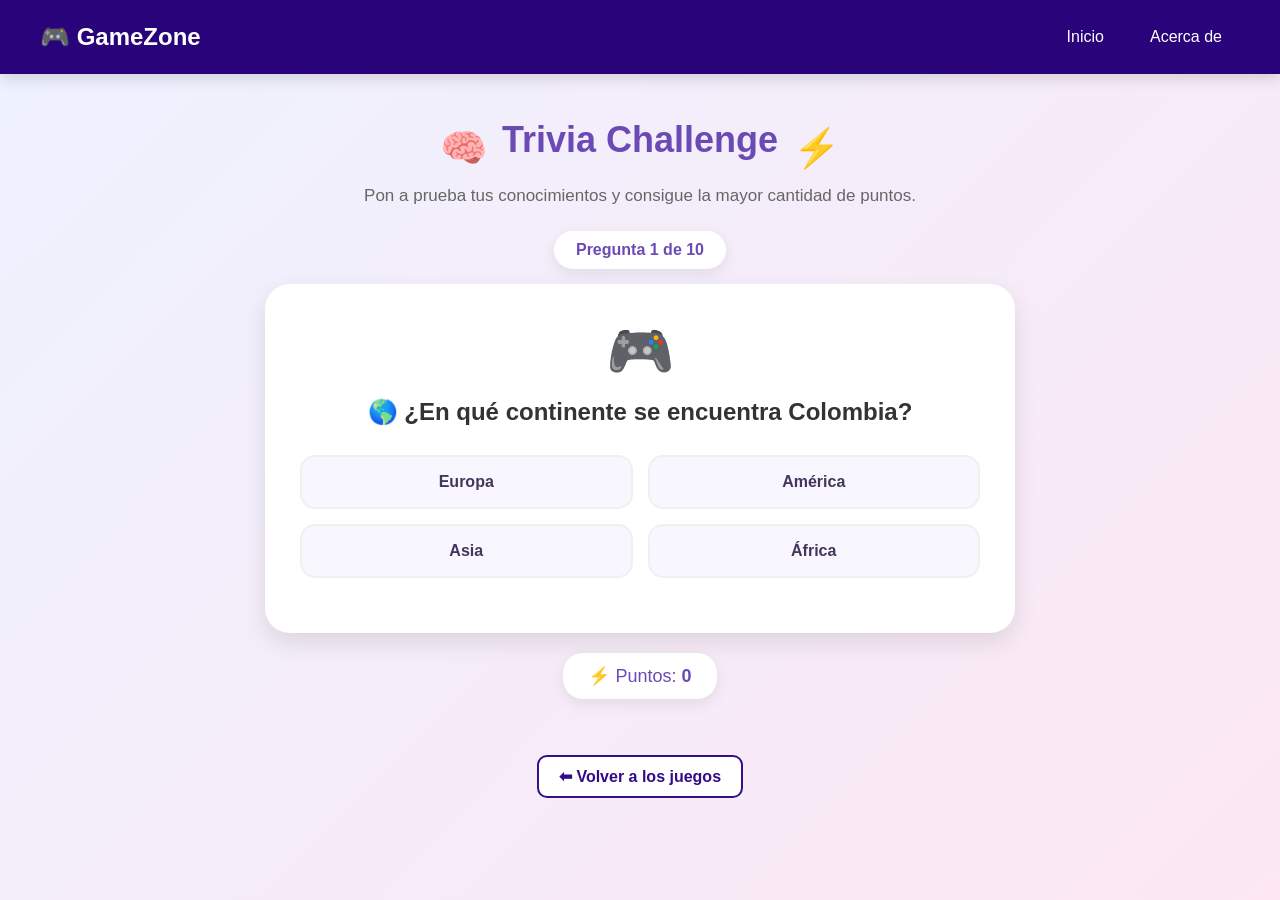
<file: trivia.html>
<!DOCTYPE html>
<html lang="es">
<head>
    <meta charset="UTF-8">
    <meta name="viewport" content="width=device-width, initial-scale=1.0">
    <title>Trivia - GameZone </title>
    <link rel="stylesheet" href="style.css">
</head>

<body>

<header class="header">
    <div class="logo">🎮 GameZone</div>

    <nav>
        <a href="dashboard.html">Inicio</a>
        <a href="acerca.html">Acerca de</a>
    </nav>
</header>

<main class="game-page trivia-page">

    <div class="titulo-juego">
        <span>🧠</span>
        <h1>Trivia Challenge</h1>
        <span>⚡</span>
    </div>

    <p class="subtitulo-trivia">
        Pon a prueba tus conocimientos y consigue la mayor cantidad de puntos.
    </p>

    <div class="progreso">
        <span id="numeroPregunta">Pregunta 1 de 10</span>
    </div>

    <div class="trivia-box">

        <div class="personaje-trivia">🎮</div>

        <h2 id="pregunta">Pregunta</h2>

        <div id="respuestas"></div>

        <p id="resultadoTrivia"></p>

    </div>

    <div class="puntaje-trivia">
        ⚡ Puntos: <strong id="puntaje">0</strong>
    </div>

    <br>

    <button id="siguiente"
            onclick="siguientePregunta()"
            class="btn-principal"
            style="display:none;">
        Siguiente ➡️
    </button>

    <div id="finalTrivia" style="display:none;">

        <div class="trivia-box">

            <div class="personaje-trivia">🏆</div>

            <h2>¡Trivia terminada!</h2>

            <p id="resultadoFinal"></p>

            <button onclick="reiniciarTrivia()" class="btn-principal">
                🔄 Jugar otra vez
            </button>

        </div>

    </div>

    <br><br>

    <a href="dashboard.html" class="btn-secundario">
        ⬅ Volver a los juegos
    </a>

</main>


<script>

const preguntas = [

    {
        pregunta: "🌎 ¿En qué continente se encuentra Colombia?",
        respuestas: ["Europa", "América", "Asia", "África"],
        correcta: "América"
    },

    {
        pregunta: "💻 ¿Cuál de estos es un lenguaje utilizado para crear páginas web?",
        respuestas: ["JavaScript", "Excel", "Photoshop", "Windows"],
        correcta: "JavaScript"
    },

    {
        pregunta: "⚽ ¿Cuántos jugadores tiene un equipo de fútbol en el campo?",
        respuestas: ["9", "10", "11", "12"],
        correcta: "11"
    },

    {
        pregunta: "🪐 ¿Cuál es el planeta conocido como el planeta rojo?",
        respuestas: ["Venus", "Marte", "Júpiter", "Saturno"],
        correcta: "Marte"
    },

    {
        pregunta: "🧪 ¿Cuál de estos elementos es necesario para que los seres humanos respiremos?",
        respuestas: ["Oxígeno", "Hierro", "Oro", "Carbono"],
        correcta: "Oxígeno"
    },

    {
        pregunta: "🎵 ¿Cuántas notas musicales básicas existen?",
        respuestas: ["5", "6", "7", "8"],
        correcta: "7"
    },

    {
        pregunta: "🧠 ¿Qué órgano controla principalmente el cuerpo humano?",
        respuestas: ["El corazón", "El cerebro", "El pulmón", "El estómago"],
        correcta: "El cerebro"
    },

    {
        pregunta: "🏀 ¿En qué deporte se utiliza principalmente una canasta?",
        respuestas: ["Fútbol", "Tenis", "Baloncesto", "Natación"],
        correcta: "Baloncesto"
    },

    {
        pregunta: "🔢 ¿Cuál es el resultado de 12 × 5?",
        respuestas: ["50", "55", "60", "65"],
        correcta: "60"
    },

    {
        pregunta: "🚀 ¿Cuál es el planeta más cercano al Sol?",
        respuestas: ["Mercurio", "Tierra", "Marte", "Júpiter"],
        correcta: "Mercurio"
    }

];


let preguntaActual = 0;
let puntos = 0;


function mostrarPregunta() {

    const pregunta = preguntas[preguntaActual];

    document.getElementById("numeroPregunta").textContent =
        "Pregunta " + (preguntaActual + 1) +
        " de " + preguntas.length;

    document.getElementById("pregunta").textContent =
        pregunta.pregunta;

    const contenedor =
        document.getElementById("respuestas");

    contenedor.innerHTML = "";

    document.getElementById("resultadoTrivia").textContent = "";

    pregunta.respuestas.forEach(function(respuesta) {

        const boton = document.createElement("button");

        boton.textContent = respuesta;

        boton.onclick = function() {
            responder(respuesta);
        };

        contenedor.appendChild(boton);

    });

    document.getElementById("siguiente").style.display = "none";
}


function responder(respuesta) {

    const correcta =
        preguntas[preguntaActual].correcta;

    const botones =
        document.querySelectorAll("#respuestas button");

    botones.forEach(function(boton) {

        boton.disabled = true;

        if (boton.textContent === correcta) {

            boton.classList.add("respuesta-correcta");

        }

    });


    if (respuesta === correcta) {

        puntos++;

        document.getElementById("resultadoTrivia").textContent =
            "🎉 ¡Correcto! Ganaste 1 punto.";

    } else {

        document.getElementById("resultadoTrivia").textContent =
            "❌ Incorrecto. La respuesta correcta era: " + correcta;

    }


    document.getElementById("puntaje").textContent =
        puntos;

    document.getElementById("siguiente").style.display =
        "inline-block";
}


function siguientePregunta() {

    preguntaActual++;

    if (preguntaActual < preguntas.length) {

        mostrarPregunta();

    } else {

        terminarTrivia();

    }

}


function terminarTrivia() {

    document.querySelector(".trivia-box").style.display =
        "none";

    document.getElementById("siguiente").style.display =
        "none";

    document.querySelector(".puntaje-trivia").style.display =
        "none";

    document.getElementById("finalTrivia").style.display =
        "block";


    let mensaje = "";


    if (puntos === 10) {

        mensaje =
            "🏆 ¡PERFECTO! Respondiste todas correctamente.";

    } else if (puntos >= 8) {

        mensaje =
            "🔥 ¡Excelente! Tienes muy buenos conocimientos.";

    } else if (puntos >= 6) {

        mensaje =
            "⭐ ¡Muy bien! Estuviste cerca de conseguir más.";

    } else if (puntos >= 4) {

        mensaje =
            "💪 Buen intento. ¡Puedes mejorar tu puntuación!";

    } else {

        mensaje =
            "🎮 Sigue practicando y vuelve a intentarlo.";

    }


    document.getElementById("resultadoFinal").textContent =
        "Obtuviste " + puntos +
        " de " + preguntas.length +
        " puntos. " +
        mensaje;
}


function reiniciarTrivia() {

    preguntaActual = 0;

    puntos = 0;

    document.querySelector(".trivia-box").style.display =
        "block";

    document.querySelector(".puntaje-trivia").style.display =
        "inline-block";

    document.getElementById("finalTrivia").style.display =
        "none";

    document.getElementById("puntaje").textContent =
        "0";

    mostrarPregunta();

}


mostrarPregunta();

</script>

</body>
</html>
</file>
<file: style.css>
* {
    box-sizing: border-box;
    margin: 0;
    padding: 0;
}

body {
    font-family: Arial, sans-serif;
    background: linear-gradient(135deg, #eef2ff, #fce7f3);
    color: #25233a;
    min-height: 100vh;
}


/* =========================
   HEADER
========================= */

.header {
    background: #290379;
    color: white;
    padding: 18px 40px;
    display: flex;
    justify-content: space-between;
    align-items: center;
    box-shadow: 0 4px 15px rgba(0,0,0,0.15);
}

.logo {
    font-size: 24px;
    font-weight: bold;
}

.header nav {
    display: flex;
    gap: 10px;
}

.header nav a {
    color: white;
    text-decoration: none;
    padding: 10px 18px;
    border-radius: 10px;
    transition: 0.3s;
}

.header nav a:hover {
    background: rgba(255,255,255,0.2);
}


/* =========================
   LOGIN
========================= */

.login-body {
    display: flex;
    justify-content: center;
    align-items: center;
    padding: 30px;
}

.login-container {
    width: 420px;
    max-width: 100%;
    background: white;
    padding: 40px;
    border-radius: 25px;
    text-align: center;
    box-shadow: 0 10px 35px rgba(0,0,0,0.15);
}

.login-icon {
    font-size: 65px;
    margin-bottom: 10px;
}

.login-container h1 {
    color: #320b85;
    margin-bottom: 10px;
}

.login-subtitle {
    color: #777;
    margin-bottom: 25px;
}

.login-container form {
    text-align: left;
}

.login-container label {
    display: block;
    margin: 12px 0 6px;
    font-weight: bold;
}

.login-container input {
    width: 100%;
    padding: 13px;
    border: 2px solid #ddd;
    border-radius: 10px;
    font-size: 16px;
    outline: none;
}

.login-container input:focus {
    border-color: #360c92;
}

.btn-principal {
    display: inline-block;
    background: #3f1697;
    color: white;
    border: none;
    padding: 13px 25px;
    border-radius: 12px;
    cursor: pointer;
    font-size: 16px;
    font-weight: bold;
    text-decoration: none;
    margin-top: 18px;
    transition: 0.3s;
}

.btn-principal:hover {
    transform: translateY(-2px);
    background: #340c89;
}

.login-container .btn-principal {
    width: 100%;
}

.datos-login {
    background: #f4f0ff;
    padding: 12px;
    border-radius: 12px;
    margin-top: 20px;
    font-size: 14px;
}

.sena-text {
    margin-top: 20px;
    color: #777;
    font-size: 13px;
}

.error {
    color: #e53935;
    text-align: center;
    margin-top: 12px;
}


/* =========================
   DASHBOARD
========================= */

.dashboard {
    max-width: 1200px;
    margin: auto;
    padding: 50px 25px;
    text-align: center;
}

.dashboard h1 {
    color: #3d178f;
    font-size: 38px;
    margin-bottom: 10px;
}

.descripcion {
    color: #666;
    margin-bottom: 35px;
    font-size: 18px;
}

.games-container {
    display: grid;
    grid-template-columns: repeat(3, 1fr);
    gap: 25px;
}

.game-card {
    background: white;
    padding: 30px 20px;
    border-radius: 22px;
    box-shadow: 0 8px 25px rgba(0,0,0,0.1);
    transition: 0.3s;
}

.game-card:hover {
    transform: translateY(-8px);
}

.game-emoji {
    font-size: 55px;
    margin-bottom: 15px;
}

.game-card h2 {
    color: #2c0680;
    margin-bottom: 12px;
}

.game-card p {
    color: #666;
    min-height: 45px;
    margin-bottom: 20px;
}

.btn-jugar {
    display: inline-block;
    text-decoration: none;
    background: #27076c;
    color: white;
    padding: 11px 28px;
    border-radius: 10px;
    font-weight: bold;
}

.btn-jugar:hover {
    background: #3c109a;
}


/* =========================
   PÁGINAS DE JUEGO
========================= */

.game-page {
    max-width: 900px;
    margin: auto;
    padding: 45px 20px;
    text-align: center;
}

.game-page h1 {
    color: #450bc4;
    margin-bottom: 15px;
    font-size: 36px;
}

.btn-secundario {
    display: inline-block;
    text-decoration: none;
    color: #330b89;
    background: white;
    border: 2px solid #341180;
    padding: 10px 20px;
    border-radius: 10px;
    font-weight: bold;
}


/* =========================
   AHORCADO
========================= */

.category {
    background: #fff;
    display: inline-block;
    padding: 12px 25px;
    border-radius: 15px;
    margin: 15px;
}

.ahorcado-personaje {
    min-height: 180px;
    margin: 20px auto;
    background: white;
    border-radius: 20px;
    max-width: 300px;
    padding: 20px;
    font-size: 35px;
    box-shadow: 0 5px 20px rgba(0,0,0,0.1);
}

.ahorcado-personaje div {
    display: none;
    margin: 2px;
}

#palabra {
    letter-spacing: 10px;
    font-size: 30px;
    margin: 25px;
}

.letras {
    display: flex;
    flex-wrap: wrap;
    justify-content: center;
    gap: 7px;
    max-width: 700px;
    margin: auto;
}

.letras button {
    width: 42px;
    height: 42px;
    border: none;
    border-radius: 8px;
    background: #4419a0;
    color: white;
    font-weight: bold;
    cursor: pointer;
}

.letras button:disabled {
    background: #bbb;
    cursor: not-allowed;
}


/* =========================
   PIEDRA PAPEL TIJERA
========================= */

.opciones-ppt {
    display: flex;
    justify-content: center;
    gap: 20px;
    margin: 35px 0;
}

.opciones-ppt button {
    width: 150px;
    height: 130px;
    background: white;
    border: 3px solid #34049b;
    border-radius: 20px;
    cursor: pointer;
    font-size: 22px;
    transition: 0.3s;
}

.opciones-ppt button:hover {
    transform: scale(1.05);
    background: #f4f0ff;
}

.resultado {
    background: white;
    padding: 25px;
    border-radius: 20px;
    margin: 20px auto;
    max-width: 500px;
}


/* =========================
   TRES EN RAYA
========================= */

.tablero {
    width: 330px;
    height: 330px;
    margin: 30px auto;
    display: grid;
    grid-template-columns: repeat(3, 1fr);
    gap: 8px;
}

.tablero button {
    background: white;
    border: 3px solid #3d07b2;
    border-radius: 15px;
    font-size: 60px;
    cursor: pointer;
}

.tablero button:hover {
    background: #f4f0ff;
}


/* =========================
   TRIVIA
========================= */

.trivia-box {
    background: white;
    padding: 30px;
    border-radius: 22px;
    max-width: 700px;
    margin: 25px auto;
    box-shadow: 0 8px 20px rgba(0,0,0,0.1);
}

#respuestas {
    display: grid;
    gap: 12px;
    margin-top: 25px;
}

#respuestas button {
    padding: 15px;
    background: #f4f0ff;
    border: 2px solid #4213a7;
    border-radius: 12px;
    cursor: pointer;
    font-size: 16px;
}

#respuestas button:hover {
    background: #451aa4;
    color: white;
}

#respuestas button:disabled {
    cursor: not-allowed;
}


/* =========================
   MEMORIA
========================= */

.tablero-memoria {
    width: 450px;
    max-width: 100%;
    margin: 30px auto;
    display: grid;
    grid-template-columns: repeat(4, 1fr);
    gap: 12px;
}

.carta {
    height: 100px;
    border: none;
    border-radius: 15px;
    background: #32019a;
    color: white;
    font-size: 35px;
    cursor: pointer;
    box-shadow: 0 5px 12px rgba(0,0,0,0.15);
}

.carta.volteada {
    background: white;
    border: 3px solid #350895;
}


/* =========================
   ACERCA DE
========================= */

.acerca {
    max-width: 1000px;
    margin: auto;
    padding: 45px 20px;
    text-align: center;
}

.acerca h1 {
    color: #37099a;
    margin-bottom: 15px;
}


/* CONTADOR */

.contador-visitas {
    background: linear-gradient(135deg, #6c4ab6, #a477d8);
    color: white;
    padding: 30px;
    border-radius: 25px;
    max-width: 500px;
    margin: 35px auto;
    box-shadow: 0 10px 25px rgba(0,0,0,0.2);
}

.contador-icono {
    font-size: 50px;
}

.contador-visitas h2 {
    margin: 10px 0;
}

#numeroVisitas {
    font-size: 65px;
    font-weight: bold;
    margin: 10px;
}


/* INFORMACIÓN */

.info-section {
    background: white;
    padding: 30px;
    border-radius: 22px;
    margin: 25px 0;
    box-shadow: 0 6px 20px rgba(0,0,0,0.08);
}

.info-section h2 {
    color: #4d05e8;
    margin-bottom: 15px;
}

.integrantes {
    display: grid;
    grid-template-columns: repeat(2, 1fr);
    gap: 15px;
}

.integrante {
    background: #f7f4ff;
    padding: 20px;
    border-radius: 15px;
}

.integrante h3 {
    color: #340892;
    margin-bottom: 8px;
}

.habilidades {
    display: flex;
    justify-content: center;
    flex-wrap: wrap;
    gap: 10px;
}

.habilidades span {
    background: #eee7ff;
    color: #140788;
    padding: 10px 15px;
    border-radius: 20px;
    font-weight: bold;
}


/* =========================
   FOOTER
========================= */

footer {
    text-align: center;
    padding: 25px;
    color: #777;
}


/* =========================
   RESPONSIVE
========================= */

@media (max-width: 800px) {

    .games-container {
        grid-template-columns: repeat(2, 1fr);
    }

    .header {
        flex-direction: column;
        gap: 15px;
    }

}


@media (max-width: 550px) {

    .games-container {
        grid-template-columns: 1fr;
    }

    .integrantes {
        grid-template-columns: 1fr;
    }

    .opciones-ppt {
        flex-direction: column;
        align-items: center;
    }

    .tablero {
        width: 280px;
        height: 280px;
    }

    .tablero-memoria {
        grid-template-columns: repeat(3, 1fr);
    }

}
/* =========================================
   ACERCA DE - DISEÑO MEJORADO
========================================= */

.acerca {
    max-width: 1150px;
    margin: auto;
    padding: 45px 20px 60px;
}


/* HERO */

.acerca-hero {
    background: white;
    padding: 45px 35px;
    border-radius: 30px;
    text-align: center;
    box-shadow: 0 8px 25px rgba(0,0,0,0.08);
    margin-bottom: 30px;
}

.acerca-icono {
    font-size: 75px;
    margin-bottom: 10px;
}

.acerca-hero h1 {
    color: #6c4ab6;
    font-size: 38px;
    margin-bottom: 20px;
}

.acerca-hero p {
    max-width: 850px;
    margin: 12px auto;
    line-height: 1.7;
    color: #666;
    font-size: 17px;
}


/* =========================================
   CONTADOR
========================================= */

.contador-visitas {
    background: linear-gradient(
        135deg,
        #6c4ab6,
        #8e68ca,
        #b18be4
    );

    color: white;

    padding: 40px 25px;

    border-radius: 30px;

    max-width: 600px;

    margin: 30px auto;

    text-align: center;

    box-shadow:
        0 12px 30px rgba(108,74,182,0.3);

    position: relative;

    overflow: hidden;
}

.contador-visitas::before {
    content: "✨";
    position: absolute;
    top: 15px;
    left: 25px;
    font-size: 25px;
}

.contador-visitas::after {
    content: "✨";
    position: absolute;
    bottom: 15px;
    right: 25px;
    font-size: 25px;
}

.contador-icono {
    font-size: 55px;
    margin-bottom: 10px;
}

.contador-visitas h2 {
    font-size: 25px;
    margin-bottom: 10px;
}

.contador-descripcion {
    font-size: 15px;
    opacity: 0.9;
    margin-bottom: 15px;
}

#numeroVisitas {
    font-size: 75px;
    font-weight: bold;
    line-height: 1;
    margin: 20px 0;
}

.contador-final {
    font-size: 16px;
    margin-bottom: 20px;
}


/* BOTÓN REINICIAR */

.btn-reiniciar {
    background: white;
    color: #6c4ab6;

    border: none;

    padding: 11px 20px;

    border-radius: 12px;

    font-weight: bold;

    cursor: pointer;

    transition: 0.3s;
}

.btn-reiniciar:hover {
    transform: scale(1.05);
    background: #f3efff;
}


/* =========================================
   SECCIONES
========================================= */

.info-section {
    background: white;

    padding: 35px;

    border-radius: 25px;

    margin: 25px 0;

    box-shadow:
        0 6px 20px rgba(0,0,0,0.08);
}

.info-section h2 {
    text-align: center;

    color: #6c4ab6;

    font-size: 27px;

    margin-bottom: 20px;
}

.info-section > p {
    color: #666;

    line-height: 1.7;

    margin: 10px 0;
}

.texto-centro {
    text-align: center;
}


/* =========================================
   OBJETIVOS
========================================= */

.objetivos-grid {

    display: grid;

    grid-template-columns:
        repeat(4, 1fr);

    gap: 15px;

    margin-top: 25px;
}

.objetivo-card {

    background: #f7f3ff;

    padding: 25px 15px;

    border-radius: 18px;

    text-align: center;

    transition: 0.3s;
}

.objetivo-card:hover {
    transform: translateY(-5px);
}

.objetivo-card span {
    font-size: 40px;
}

.objetivo-card h3 {
    color: #6c4ab6;

    margin: 10px 0;
}

.objetivo-card p {
    color: #666;

    font-size: 14px;

    line-height: 1.5;
}


/* =========================================
   JUEGOS
========================================= */

.juegos-info {

    display: grid;

    grid-template-columns:
        repeat(3, 1fr);

    gap: 18px;

    margin-top: 25px;
}

.juego-info-card {

    background: #faf9ff;

    border: 2px solid #eee8ff;

    padding: 25px 18px;

    border-radius: 18px;

    text-align: center;

    transition: 0.3s;
}

.juego-info-card:hover {

    transform: translateY(-5px);

    border-color: #b39add;
}

.juego-info-card span {

    font-size: 45px;

    display: block;

    margin-bottom: 10px;
}

.juego-info-card h3 {

    color: #6c4ab6;

    margin-bottom: 10px;
}

.juego-info-card p {

    color: #666;

    font-size: 14px;

    line-height: 1.5;
}


/* =========================================
   TECNOLOGÍAS
========================================= */

.tecnologias {

    display: grid;

    grid-template-columns:
        repeat(4, 1fr);

    gap: 18px;

    margin-top: 25px;
}

.tecnologias > div {

    background: #f7f3ff;

    padding: 25px 15px;

    border-radius: 18px;

    text-align: center;
}

.tecnologias span {

    display: block;

    font-size: 40px;

    margin-bottom: 10px;
}

.tecnologias strong {

    display: block;

    color: #6c4ab6;

    font-size: 18px;

    margin-bottom: 10px;
}

.tecnologias p {

    color: #666;

    font-size: 14px;

    line-height: 1.5;
}


/* =========================================
   INTEGRANTES
========================================= */

.integrantes {

    display: grid;

    grid-template-columns:
        repeat(3, 1fr);

    gap: 18px;

    margin-top: 25px;
}

.integrante {

    background: #faf9ff;

    border: 2px solid #eee8ff;

    padding: 25px 18px;

    border-radius: 20px;

    text-align: center;

    transition: 0.3s;
}

.integrante:hover {

    transform: translateY(-5px);

    box-shadow:
        0 8px 20px rgba(108,74,182,0.12);
}

.integrante-icono {

    font-size: 45px;

    margin-bottom: 10px;
}

.integrante h3 {

    color: #6c4ab6;

    margin-bottom: 10px;
}

.integrante p {

    color: #666;

    font-size: 14px;

    line-height: 1.5;
}


/* =========================================
   HABILIDADES
========================================= */

.habilidades {

    display: flex;

    justify-content: center;

    flex-wrap: wrap;

    gap: 12px;

    margin-top: 20px;
}

.habilidades span {

    background: #eee7ff;

    color: #6c4ab6;

    padding: 11px 18px;

    border-radius: 25px;

    font-weight: bold;

    border: 1px solid #ddd0ff;
}


/* =========================================
   DATOS DEL PROYECTO
========================================= */

.datos-proyecto {

    display: grid;

    grid-template-columns:
        repeat(4, 1fr);

    gap: 15px;

    margin: 30px 0;
}

.datos-proyecto div {

    background: #6c4ab6;

    color: white;

    padding: 22px 15px;

    border-radius: 18px;

    text-align: center;
}

.datos-proyecto strong {

    display: block;

    font-size: 17px;

    margin-bottom: 8px;
}

.datos-proyecto span {

    font-size: 14px;

    opacity: 0.9;
}


/* =========================================
   RESPONSIVE
========================================= */

@media (max-width: 900px) {

    .objetivos-grid {
        grid-template-columns:
            repeat(2, 1fr);
    }

    .juegos-info {
        grid-template-columns:
            repeat(2, 1fr);
    }

    .tecnologias {
        grid-template-columns:
            repeat(2, 1fr);
    }

    .integrantes {
        grid-template-columns:
            repeat(2, 1fr);
    }

    .datos-proyecto {
        grid-template-columns:
            repeat(2, 1fr);
    }

}


@media (max-width: 600px) {

    .acerca-hero {
        padding: 30px 20px;
    }

    .acerca-hero h1 {
        font-size: 29px;
    }

    .info-section {
        padding: 25px 18px;
    }

    .objetivos-grid,
    .juegos-info,
    .tecnologias,
    .integrantes,
    .datos-proyecto {
        grid-template-columns: 1fr;
    }

    #numeroVisitas {
        font-size: 60px;
    }

}
/* =========================================
   TRIVIA PARA NIÑOS
========================================= */

.trivia-page,
.ahorcado-page {
    max-width: 1000px;
}

.titulo-juego {
    display: flex;
    justify-content: center;
    align-items: center;
    gap: 15px;
}

.titulo-juego span {
    font-size: 40px;
}

.titulo-juego h1 {
    color: #6c4ab6;
}

.subtitulo-trivia,
.subtitulo-ahorcado {
    color: #777;
    font-size: 17px;
    margin: 10px 0 25px;
}

.progreso {
    display: inline-block;
    background: white;
    padding: 10px 20px;
    border-radius: 20px;
    color: #6c4ab6;
    font-weight: bold;
    margin-bottom: 15px;
}

.trivia-box {
    background: white;
    padding: 35px;
    border-radius: 30px;
    max-width: 750px;
    margin: auto;
    box-shadow: 0 10px 25px rgba(0,0,0,0.1);
}

.personaje-trivia {
    font-size: 65px;
    margin-bottom: 10px;
}

.trivia-box h2 {
    color: #444;
    line-height: 1.5;
    margin-bottom: 25px;
}

#respuestas {
    display: grid;
    grid-template-columns: repeat(2, 1fr);
    gap: 15px;
}

#respuestas button {
    padding: 16px;
    border: 3px solid #eceaf0;
    border-radius: 15px;
    background: #f3f2f5;
    color: #4c3a67;
    font-size: 16px;
    font-weight: bold;
    cursor: pointer;
    transition: 0.25s;
}

#respuestas button:hover {
    transform: scale(1.03);
    background: #e7e4ed;
}

#respuestas button:disabled {
    cursor: not-allowed;
}

#respuestas .respuesta-correcta {
    background: #dff7e7;
    border-color: #67c587;
}

#resultadoTrivia {
    margin-top: 20px;
    font-size: 18px;
    font-weight: bold;
}

.puntaje-trivia {
    display: inline-block;
    background: white;
    padding: 12px 25px;
    border-radius: 20px;
    margin: 20px;
    color: #6c4ab6;
    font-size: 18px;
}


/* =========================================
   AHORCADO BONITO
========================================= */

.ayuda-ahorcado {
    display: grid;
    grid-template-columns: 1fr 1fr;
    gap: 18px;
    max-width: 700px;
    margin: 25px auto;
}

.ayuda-ahorcado > div {
    background: white;
    padding: 20px;
    border-radius: 20px;
    box-shadow: 0 6px 15px rgba(0,0,0,0.08);
}

.ayuda-ahorcado strong {
    display: block;
    color: #6c4ab6;
    margin: 7px 0;
}

.ayuda-ahorcado span {
    display: block;
    color: #666;
    line-height: 1.5;
}


/* PERSONAJE */

.personaje-ahorcado {
    position: relative;
    width: 330px;
    height: 310px;
    margin: 20px auto;
    background: linear-gradient(
        #dff4ff,
        #f8fbff
    );
    border-radius: 35px;
    overflow: hidden;
    box-shadow: 0 8px 20px rgba(0,0,0,0.1);
}

.nube {
    position: absolute;
    top: 20px;
    left: 20px;
    font-size: 28px;
}

.parte-personaje {
    position: absolute;
    display: none;
    z-index: 2;
}

.cabeza {
    top: 55px;
    left: 137px;
    font-size: 55px;
}

.cuerpo {
    top: 120px;
    left: 135px;
    font-size: 55px;
}

.brazo-izq {
    top: 130px;
    left: 88px;
    font-size: 35px;
}

.brazo-der {
    top: 130px;
    right: 82px;
    font-size: 35px;
}

.pierna-izq {
    top: 190px;
    left: 105px;
    font-size: 38px;
}

.pierna-der {
    top: 190px;
    right: 100px;
    font-size: 38px;
}

.suelo {
    position: absolute;
    bottom: 20px;
    width: 100%;
    text-align: center;
    font-size: 30px;
}


/* ERRORES */

.errores-ahorcado {
    background: white;
    display: inline-block;
    padding: 12px 25px;
    border-radius: 20px;
    color: #6c4ab6;
    font-size: 18px;
    margin: 10px;
}


/* PALABRA */

.palabra-ahorcado {
    background: white;
    padding: 20px 30px;
    border-radius: 20px;
    display: inline-block;
    min-width: 300px;
    margin: 15px;
    font-size: 32px;
    font-weight: bold;
    letter-spacing: 8px;
    color: #6c4ab6;
    box-shadow: 0 5px 15px rgba(0,0,0,0.08);
}


/* LETRAS */

.elige-letra {
    font-weight: bold;
    color: #555;
    margin: 15px;
}

.letras-bonitas {
    max-width: 700px;
    margin: auto;
    display: flex;
    justify-content: center;
    flex-wrap: wrap;
    gap: 8px;
}

.letras-bonitas button {
    width: 43px;
    height: 43px;
    border: none;
    border-radius: 12px;
    background: #8b68c7;
    color: white;
    font-weight: bold;
    font-size: 16px;
    cursor: pointer;
    transition: 0.2s;
}

.letras-bonitas button:hover {
    transform: scale(1.08);
}

.letras-bonitas button:disabled {
    cursor: not-allowed;
    opacity: 0.7;
}

.letras-bonitas .letra-correcta {
    background: #62b87b;
}

.letras-bonitas .letra-incorrecta {
    background: #d98b9b;
}

.mensaje-ahorcado {
    min-height: 30px;
    margin: 20px;
    font-size: 20px;
    font-weight: bold;
}


/* =========================================
   RESPONSIVE
========================================= */

@media (max-width: 650px) {

    #respuestas {
        grid-template-columns: 1fr;
    }

    .ayuda-ahorcado {
        grid-template-columns: 1fr;
    }

    .personaje-ahorcado {
        width: 290px;
    }

    .palabra-ahorcado {
        min-width: auto;
        font-size: 25px;
        letter-spacing: 5px;
    }

}
/* ============================= */
/* ESTILO JUVENIL GAMEZONE */
/* ============================= */

.trivia-page,
.ahorcado-page {
    max-width: 1000px;
}

.titulo-juego {
    display: flex;
    justify-content: center;
    align-items: center;
    gap: 15px;
}

.titulo-juego span {
    font-size: 38px;
}

.titulo-juego h1 {
    color: #6c4ab6;
}

.subtitulo-trivia,
.subtitulo-ahorcado {
    color: #666;
    font-size: 17px;
    margin: 10px 0 25px;
}


/* TRIVIA */

.progreso {
    display: inline-block;
    background: white;
    padding: 10px 22px;
    border-radius: 20px;
    color: #6c4ab6;
    font-weight: bold;
    margin-bottom: 15px;
    box-shadow: 0 5px 15px rgba(0,0,0,.08);
}

.trivia-box {
    background: white;
    padding: 35px;
    border-radius: 25px;
    max-width: 750px;
    margin: auto;
    box-shadow: 0 10px 25px rgba(0,0,0,.10);
}

.personaje-trivia {
    font-size: 55px;
    margin-bottom: 10px;
}

.trivia-box h2 {
    color: #333;
    line-height: 1.5;
    margin-bottom: 25px;
}

#respuestas {
    display: grid;
    grid-template-columns: repeat(2, 1fr);
    gap: 15px;
}

#respuestas button {
    padding: 16px;
    border: 2px solid #f0f0f1;
    border-radius: 15px;
    background: #f8f6ff;
    color: #44365b;
    font-size: 16px;
    font-weight: bold;
    cursor: pointer;
    transition: .25s;
}

#respuestas button:hover {
    transform: translateY(-3px);
    background: #eee7ff;
}

#respuestas button:disabled {
    cursor: not-allowed;
}

#respuestas .respuesta-correcta {
    background: #dff5e5;
    border-color: #55a96d;
}

#resultadoTrivia {
    margin-top: 20px;
    font-size: 18px;
    font-weight: bold;
}

.puntaje-trivia {
    display: inline-block;
    background: white;
    padding: 12px 25px;
    border-radius: 20px;
    margin: 20px;
    color: #6c4ab6;
    font-size: 18px;
    box-shadow: 0 5px 15px rgba(0,0,0,.08);
}


/* AHORCADO */

.ayuda-ahorcado {
    display: grid;
    grid-template-columns: 1fr 1fr;
    gap: 18px;
    max-width: 700px;
    margin: 25px auto;
}

.ayuda-ahorcado > div {
    background: white;
    padding: 20px;
    border-radius: 20px;
    box-shadow: 0 6px 15px rgba(0,0,0,.08);
}

.ayuda-ahorcado strong {
    display: block;
    color: #6c4ab6;
    margin: 7px 0;
}

.ayuda-ahorcado span {
    display: block;
    color: #555;
    line-height: 1.5;
}

.personaje-ahorcado {
    position: relative;
    width: 330px;
    height: 310px;
    margin: 20px auto;
    background: linear-gradient(#ebeaeceb, #f8f6ff);
    border-radius: 30px;
    overflow: hidden;
    box-shadow: 0 8px 20px rgba(0,0,0,.10);
}

.nube {
    position: absolute;
    top: 20px;
    left: 25px;
    font-size: 30px;
}

.parte-personaje {
    position: absolute;
    display: none;
    z-index: 2;
}

.cabeza {
    top: 55px;
    left: 137px;
    font-size: 55px;
}

.cuerpo {
    top: 120px;
    left: 135px;
    font-size: 55px;
}

.brazo-izq {
    top: 130px;
    left: 85px;
    font-size: 35px;
}

.brazo-der {
    top: 130px;
    right: 80px;
    font-size: 35px;
}

.pierna-izq {
    top: 190px;
    left: 105px;
    font-size: 38px;
}

.pierna-der {
    top: 190px;
    right: 100px;
    font-size: 38px;
}

.suelo {
    position: absolute;
    bottom: 20px;
    width: 100%;
    text-align: center;
    font-size: 20px;
    color: #6c4ab6;
}

.errores-ahorcado {
    background: white;
    display: inline-block;
    padding: 12px 25px;
    border-radius: 20px;
    color: #6c4ab6;
    font-size: 18px;
    margin: 10px;
    box-shadow: 0 5px 15px rgba(0,0,0,.08);
}

.palabra-ahorcado {
    background: white;
    padding: 20px 30px;
    border-radius: 20px;
    display: inline-block;
    min-width: 300px;
    margin: 15px;
    font-size: 30px;
    font-weight: bold;
    letter-spacing: 7px;
    color: #6c4ab6;
    box-shadow: 0 5px 15px rgba(0,0,0,.08);
}

.elige-letra {
    font-weight: bold;
    color: #555;
    margin: 15px;
}

.letras-bonitas {
    max-width: 700px;
    margin: auto;
    display: flex;
    justify-content: center;
    flex-wrap: wrap;
    gap: 8px;
}

.letras-bonitas button {
    width: 43px;
    height: 43px;
    border: none;
    border-radius: 10px;
    background: #6c4ab6;
    color: white;
    font-weight: bold;
    font-size: 16px;
    cursor: pointer;
    transition: .2s;
}

.letras-bonitas button:hover {
    transform: scale(1.08);
}

.letras-bonitas button:disabled {
    cursor: not-allowed;
    opacity: .7;
}

.letras-bonitas .letra-correcta {
    background: #55a96d;
}

.letras-bonitas .letra-incorrecta {
    background: #d4778b;
}

.mensaje-ahorcado {
    min-height: 30px;
    margin: 20px;
    font-size: 19px;
    font-weight: bold;
}


/* CELULAR */

@media(max-width: 650px) {

    #respuestas {
        grid-template-columns: 1fr;
    }

    .ayuda-ahorcado {
        grid-template-columns: 1fr;
    }

    .personaje-ahorcado {
        width: 290px;
    }

    .palabra-ahorcado {
        min-width: auto;
        font-size: 24px;
        letter-spacing: 5px;
    }

}
</file>
